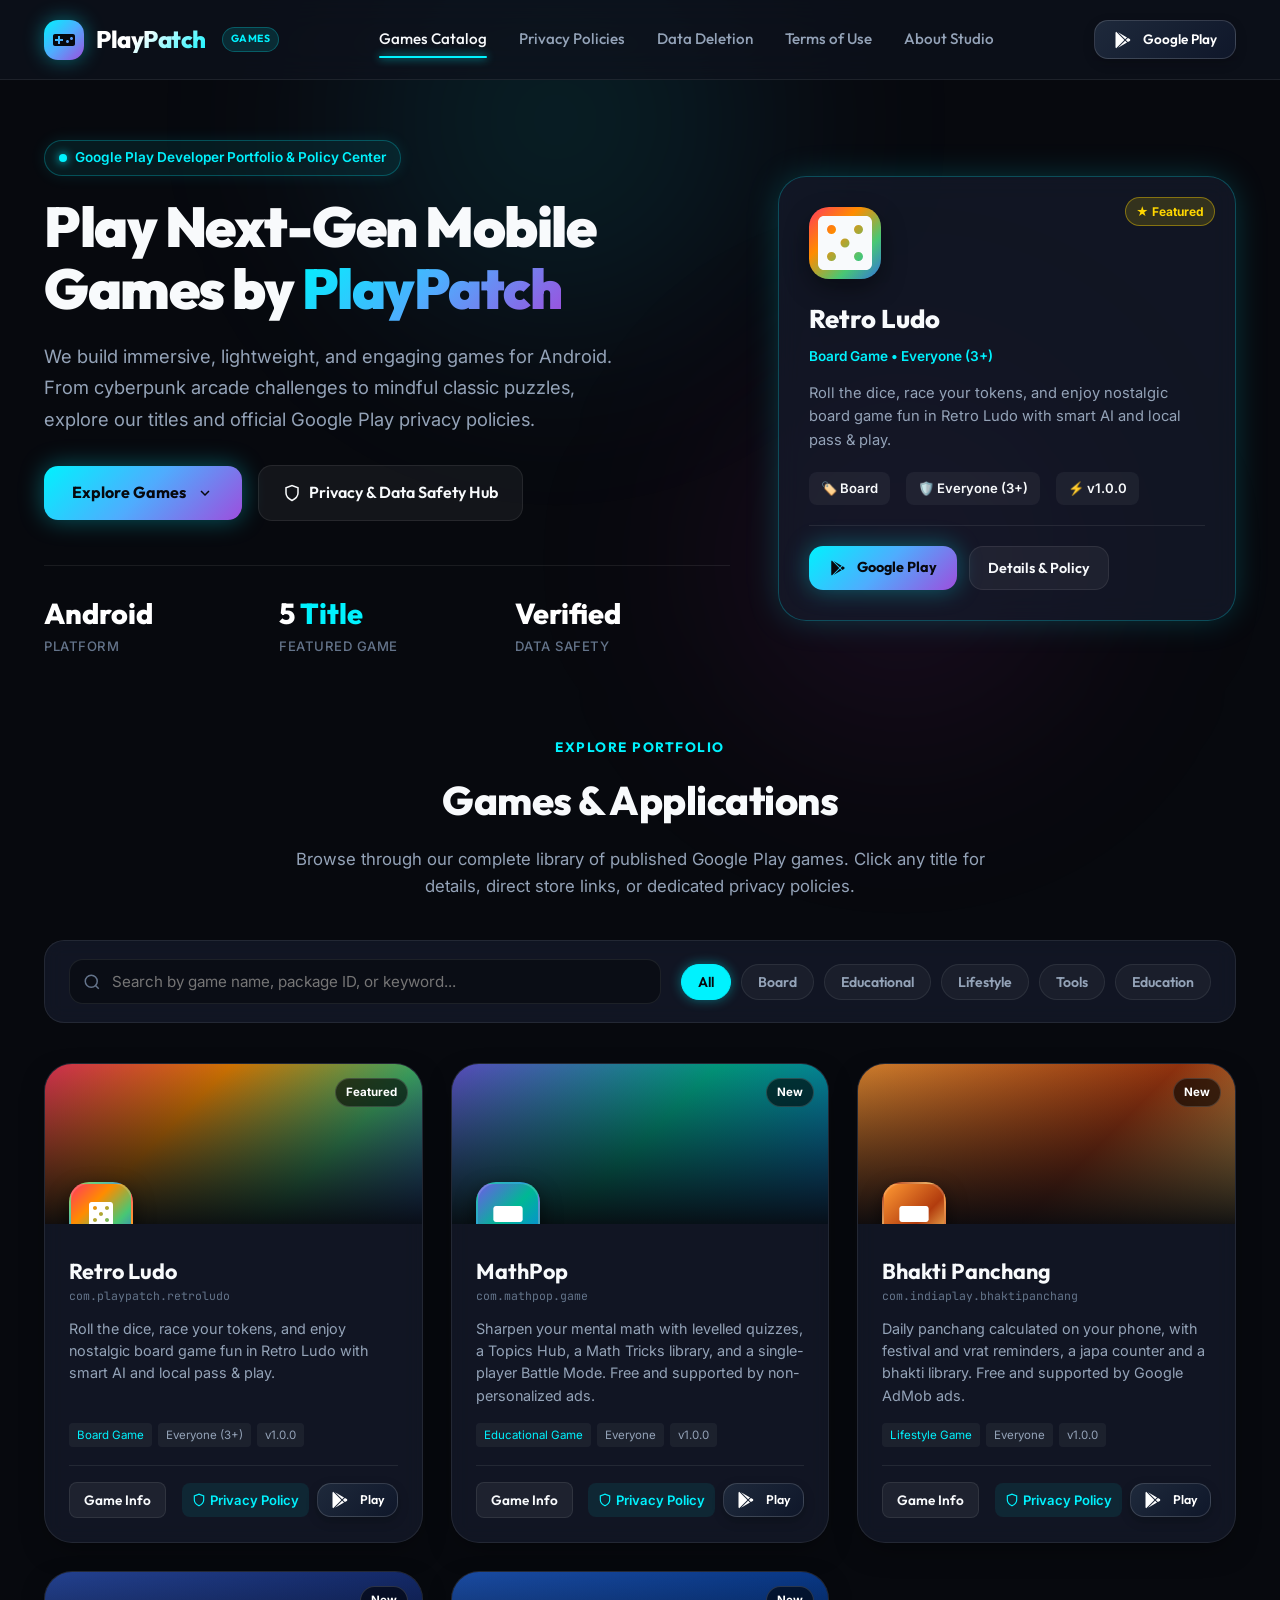
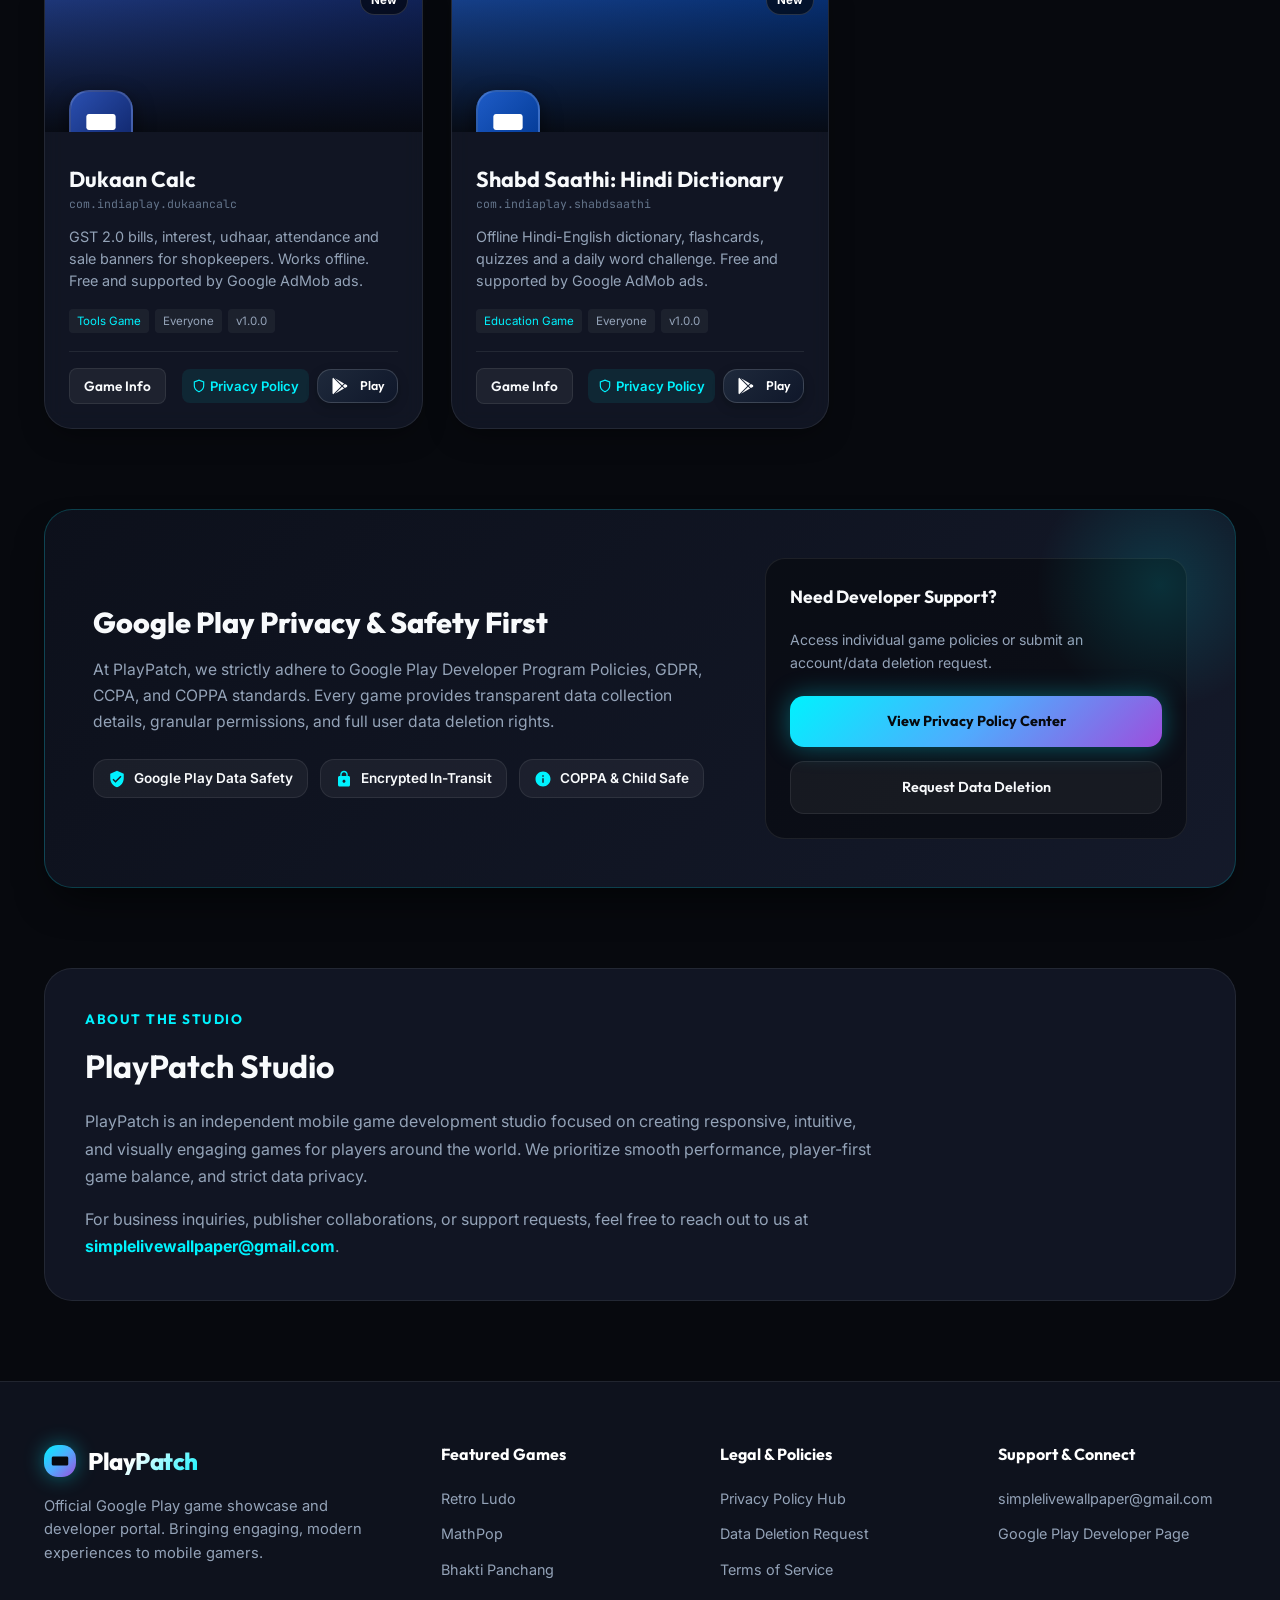
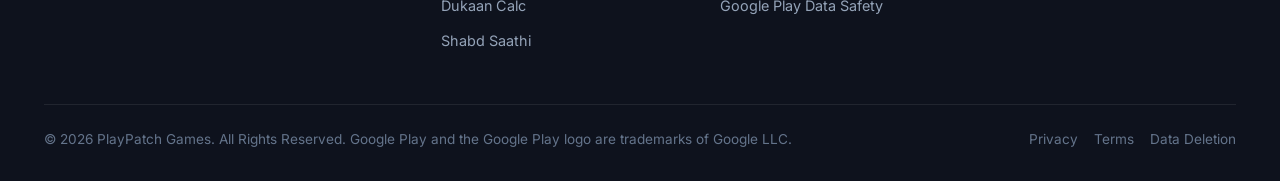
<file: index.html>
<!DOCTYPE html>
<html lang="en">
<head>
    <meta charset="UTF-8">
    <meta name="viewport" content="width=device-width, initial-scale=1.0">
    <title>PlayPatch - Google Play Mobile Games & Official Privacy Policies</title>
    
    <!-- SEO & Metadata -->
    <meta name="description" content="Discover thrilling mobile games by PlayPatch on Google Play Store. Explore high-speed arcades, timeless card games, immersive 3D labyrinths, and official game privacy policies.">
    <meta name="keywords" content="PlayPatch, Google Play Games, Android Games, Mobile Game Studio, Neon Snake Run, Solitaire Classic, Privacy Policy, Data Safety">
    <meta name="author" content="PlayPatch Games">
    <meta name="theme-color" content="#07090e">

    <!-- OpenGraph / Social Cards -->
    <meta property="og:title" content="PlayPatch - Google Play Games Showcase & Privacy Policies">
    <meta property="og:description" content="Crafting Addictive, Fast-Paced & Engaging Mobile Games on Google Play.">
    <meta property="og:type" content="website">
    <meta property="og:url" content="https://playpatch.com/">

    <!-- Stylesheets -->
    <link rel="stylesheet" href="css/style.css">
    <link rel="icon" href="data:image/svg+xml,<svg xmlns='http://www.w3.org/2000/svg' viewBox='0 0 24 24' fill='%2300f2fe'><path d='M21 6H3c-1.1 0-2 .9-2 2v8c0 1.1.9 2 2 2h18c1.1 0 2-.9 2-2V8c0-1.1-.9-2-2-2zm-10 7H8v3H6v-3H3v-2h3V8h2v3h3v2zm4.5 2c-.83 0-1.5-.67-1.5-1.5s.67-1.5 1.5-1.5 1.5.67 1.5 1.5-.67 1.5-1.5 1.5zm4-3c-.83 0-1.5-.67-1.5-1.5S18.67 9 19.5 9s1.5.67 1.5 1.5-.67 1.5-1.5 1.5z'/></svg>">
</head>
<body>

    <!-- Header Navigation -->
    <header class="navbar">
        <div class="container nav-container">
            <a href="index.html" class="brand-logo">
                <div class="brand-icon">
                    <svg viewBox="0 0 24 24"><path d="M21 6H3c-1.1 0-2 .9-2 2v8c0 1.1.9 2 2 2h18c1.1 0 2-.9 2-2V8c0-1.1-.9-2-2-2zm-10 7H8v3H6v-3H3v-2h3V8h2v3h3v2zm4.5 2c-.83 0-1.5-.67-1.5-1.5s.67-1.5 1.5-1.5 1.5.67 1.5 1.5-.67 1.5-1.5 1.5zm4-3c-.83 0-1.5-.67-1.5-1.5S18.67 9 19.5 9s1.5.67 1.5 1.5-.67 1.5-1.5 1.5z"/></svg>
                </div>
                <span class="brand-text">PlayPatch</span>
                <span class="brand-tag">GAMES</span>
            </a>

            <nav>
                <ul class="nav-links" id="nav-links">
                    <li><a href="#games" class="nav-link active">Games Catalog</a></li>
                    <li><a href="privacy.html" class="nav-link">Privacy Policies</a></li>
                    <li><a href="data-deletion.html" class="nav-link">Data Deletion</a></li>
                    <li><a href="terms.html" class="nav-link">Terms of Use</a></li>
                    <li><a href="#about" class="nav-link">About Studio</a></li>
                </ul>
            </nav>

            <div class="nav-actions">
                <a href="https://play.google.com/store/apps/dev?id=playpatch" target="_blank" rel="noopener noreferrer" class="btn-play-store">
                    <svg viewBox="0 0 24 24" fill="currentColor"><path d="M3,20.5V3.5C3,2.91 3.34,2.39 3.84,2.15L13.69,12L3.84,21.85C3.34,21.6 3,21.09 3,20.5M16.81,15.12L6.05,21.34L14.54,12.85L16.81,15.12M20.16,10.81C20.5,11.08 20.75,11.5 20.75,12C20.75,12.5 20.5,12.92 20.16,13.19L17.89,14.5L15.39,12L17.89,9.5L20.16,10.81M6.05,2.66L16.81,8.88L14.54,11.15L6.05,2.66Z"/></svg>
                    <span>Google Play</span>
                </a>
                <button class="mobile-menu-toggle" id="mobile-menu-toggle" aria-label="Toggle Navigation">☰</button>
            </div>
        </div>
    </header>

    <!-- Main Hero Section -->
    <main>
        <section class="hero">
            <div class="container hero-grid">
                <div class="hero-content">
                    <div class="hero-badge">
                        <span class="pulse-dot"></span>
                        <span>Google Play Developer Portfolio & Policy Center</span>
                    </div>
                    <h1 class="hero-title">
                        Play Next-Gen Mobile Games by <span class="gradient-text">PlayPatch</span>
                    </h1>
                    <p class="hero-desc">
                        We build immersive, lightweight, and engaging games for Android. From cyberpunk arcade challenges to mindful classic puzzles, explore our titles and official Google Play privacy policies.
                    </p>
                    <div class="hero-cta">
                        <a href="#games" class="btn-primary">
                            <span>Explore Games</span>
                            <svg width="18" height="18" viewBox="0 0 24 24" fill="currentColor"><path d="M7.41 8.59L12 13.17l4.59-4.58L18 10l-6 6-6-6 1.41-1.41z"/></svg>
                        </a>
                        <a href="privacy.html" class="btn-secondary">
                            <svg width="18" height="18" viewBox="0 0 24 24" fill="none" stroke="currentColor" stroke-width="2"><path d="M12 22s8-4 8-10V5l-8-3-8 3v7c0 6 8 10 8 10z"/></svg>
                            <span>Privacy & Data Safety Hub</span>
                        </a>
                    </div>

                    <div class="hero-stats">
                        <div class="stat-item">
                            <div class="stat-num" id="stat-total-downloads">Android</div>
                            <div class="stat-label">Platform</div>
                        </div>
                        <div class="stat-item">
                            <div class="stat-num" id="stat-games-count">1<span> Title</span></div>
                            <div class="stat-label">Featured Game</div>
                        </div>
                        <div class="stat-item">
                            <div class="stat-num" id="stat-avg-rating">Verified</div>
                            <div class="stat-label">Data Safety</div>
                        </div>
                    </div>
                </div>

                <!-- Featured Spotlight Card -->
                <div class="hero-visual" id="hero-spotlight-container">
                    <!-- Injected by JavaScript -->
                </div>
            </div>
        </section>

        <!-- Games Catalog Section -->
        <section class="container" id="games">
            <div class="section-header">
                <span class="section-tag">Explore Portfolio</span>
                <h2 class="section-title">Games & Applications</h2>
                <p class="section-subtitle">Browse through our complete library of published Google Play games. Click any title for details, direct store links, or dedicated privacy policies.</p>
            </div>

            <!-- Controls Bar: Search & Filter -->
            <div class="games-controls">
                <div class="controls-row">
                    <div class="search-box">
                        <svg class="search-icon" viewBox="0 0 24 24" fill="none" stroke="currentColor" stroke-width="2"><circle cx="11" cy="11" r="8"></circle><line x1="21" y1="21" x2="16.65" y2="16.65"></line></svg>
                        <input type="text" id="game-search-input" class="search-input" placeholder="Search by game name, package ID, or keyword...">
                    </div>
                    <div class="category-chips" id="category-chips">
                        <!-- Populated by JavaScript -->
                    </div>
                </div>
            </div>

            <!-- Games Grid -->
            <div class="games-grid" id="games-grid">
                <!-- Game cards rendered via js/main.js -->
            </div>

            <!-- Empty Search State -->
            <div id="empty-search-state" style="display: none; text-align: center; padding: 60px 20px;">
                <div style="font-size: 3rem; margin-bottom: 10px;">🔍</div>
                <h3 style="font-size: 1.3rem; color: #fff;">No games found</h3>
                <p style="color: var(--text-secondary);">Try adjusting your search terms or selecting a different category.</p>
            </div>
        </section>

        <!-- Google Play Compliance & Trust Banner -->
        <section class="container">
            <div class="compliance-section">
                <div class="compliance-grid">
                    <div class="compliance-info">
                        <h3>Google Play Privacy & Safety First</h3>
                        <p>
                            At PlayPatch, we strictly adhere to Google Play Developer Program Policies, GDPR, CCPA, and COPPA standards. Every game provides transparent data collection details, granular permissions, and full user data deletion rights.
                        </p>
                        <div class="compliance-badges">
                            <div class="comp-badge">
                                <svg viewBox="0 0 24 24" fill="currentColor"><path d="M12 1L3 5v6c0 5.55 3.84 10.74 9 12 5.16-1.26 9-6.45 9-12V5l-9-4zm-2 16l-4-4 1.41-1.41L10 14.17l6.59-6.59L18 9l-8 8z"/></svg>
                                <span>Google Play Data Safety</span>
                            </div>
                            <div class="comp-badge">
                                <svg viewBox="0 0 24 24" fill="currentColor"><path d="M18 8h-1V6c0-2.76-2.24-5-5-5S7 3.24 7 6v2H6c-1.1 0-2 .9-2 2v10c0 1.1.9 2 2 2h12c1.1 0 2-.9 2-2V10c0-1.1-.9-2-2-2zm-6 9c-1.1 0-2-.9-2-2s.9-2 2-2 2 .9 2 2-.9 2-2 2zm3.1-9H8.9V6c0-1.71 1.39-3.1 3.1-3.1 1.71 0 3.1 1.39 3.1 3.1v2z"/></svg>
                                <span>Encrypted In-Transit</span>
                            </div>
                            <div class="comp-badge">
                                <svg viewBox="0 0 24 24" fill="currentColor"><path d="M12 2C6.48 2 2 6.48 2 12s4.48 10 10 10 10-4.48 10-10S17.52 2 12 2zm1 15h-2v-6h2v6zm0-8h-2V7h2v2z"/></svg>
                                <span>COPPA & Child Safe</span>
                            </div>
                        </div>
                    </div>

                    <div class="compliance-actions">
                        <div class="compliance-actions-title">Need Developer Support?</div>
                        <p style="font-size: 0.88rem; color: var(--text-secondary); margin-bottom: 8px;">
                            Access individual game policies or submit an account/data deletion request.
                        </p>
                        <a href="privacy.html" class="btn-primary" style="justify-content: center; font-size: 0.9rem;">
                            View Privacy Policy Center
                        </a>
                        <a href="data-deletion.html" class="btn-secondary" style="justify-content: center; font-size: 0.9rem;">
                            Request Data Deletion
                        </a>
                    </div>
                </div>
            </div>
        </section>

        <!-- About Developer Section -->
        <section class="container" id="about" style="margin-bottom: 80px;">
            <div style="background: var(--bg-card); border: 1px solid var(--border-subtle); border-radius: var(--radius-xl); padding: 40px;">
                <div style="max-width: 800px;">
                    <span class="section-tag">About The Studio</span>
                    <h2 style="font-family: var(--font-heading); font-size: 2rem; margin-bottom: 16px;">PlayPatch Studio</h2>
                    <p style="color: var(--text-secondary); line-height: 1.7; margin-bottom: 16px;">
                        PlayPatch is an independent mobile game development studio focused on creating responsive, intuitive, and visually engaging games for players around the world. We prioritize smooth performance, player-first game balance, and strict data privacy.
                    </p>
                    <p style="color: var(--text-secondary); line-height: 1.7;">
                        For business inquiries, publisher collaborations, or support requests, feel free to reach out to us at <strong style="color: var(--accent-cyan)">simplelivewallpaper@gmail.com</strong>.
                    </p>
                </div>
            </div>
        </section>
    </main>

    <!-- Game Detail Modal Overlay -->
    <div class="modal-overlay" id="game-modal-overlay">
        <div class="modal-container">
            <button class="modal-close-btn" id="modal-close-btn" aria-label="Close dialog">&times;</button>
            <div class="modal-header">
                <div class="modal-icon" id="modal-game-icon"></div>
                <div class="modal-title-area">
                    <h2 id="modal-game-title">Game Title</h2>
                    <div class="modal-package" id="modal-game-package">com.playpatch.game</div>
                </div>
            </div>

            <div class="modal-body">
                <div>
                    <div class="modal-section-title">About the Game</div>
                    <p id="modal-game-description" style="color: var(--text-secondary); line-height: 1.6;"></p>
                </div>

                <div class="modal-meta-grid">
                    <div class="modal-meta-box">
                        <span class="lbl">Version</span>
                        <span class="val" id="modal-meta-version">v1.0.0</span>
                    </div>
                    <div class="modal-meta-box">
                        <span class="lbl">Category</span>
                        <span class="val" id="modal-meta-category">Board Game</span>
                    </div>
                    <div class="modal-meta-box">
                        <span class="lbl">Content Rating</span>
                        <span class="val" id="modal-meta-age">Everyone (3+)</span>
                    </div>
                </div>

                <div>
                    <div class="modal-section-title">Key Features</div>
                    <ul class="modal-features-list" id="modal-game-features">
                        <!-- Populated by JS -->
                    </ul>
                </div>
            </div>

            <div class="modal-footer">
                <a href="#" id="modal-privacy-link" class="btn-secondary" style="font-size: 0.88rem;">
                    <svg width="16" height="16" viewBox="0 0 24 24" fill="none" stroke="currentColor" stroke-width="2"><path d="M12 22s8-4 8-10V5l-8-3-8 3v7c0 6 8 10 8 10z"/></svg>
                    View Privacy Policy
                </a>
                <a href="#" id="modal-play-link" target="_blank" rel="noopener noreferrer" class="btn-primary" style="font-size: 0.88rem;">
                    <svg width="18" height="18" viewBox="0 0 24 24" fill="currentColor"><path d="M3,20.5V3.5C3,2.91 3.34,2.39 3.84,2.15L13.69,12L3.84,21.85C3.34,21.6 3,21.09 3,20.5M16.81,15.12L6.05,21.34L14.54,12.85L16.81,15.12M20.16,10.81C20.5,11.08 20.75,11.5 20.75,12C20.75,12.5 20.5,12.92 20.16,13.19L17.89,14.5L15.39,12L17.89,9.5L20.16,10.81M6.05,2.66L16.81,8.88L14.54,11.15L6.05,2.66Z"/></svg>
                    Get on Google Play
                </a>
            </div>
        </div>
    </div>

    <!-- Footer -->
    <footer class="footer">
        <div class="container">
            <div class="footer-grid">
                <div class="footer-brand">
                    <a href="index.html" class="brand-logo">
                        <div class="brand-icon" style="width: 32px; height: 32px;">
                            <svg viewBox="0 0 24 24" style="width: 18px; height: 18px;"><path d="M21 6H3c-1.1 0-2 .9-2 2v8c0 1.1.9 2 2 2h18c1.1 0 2-.9 2-2V8c0-1.1-.9-2-2-2z"/></svg>
                        </div>
                        <span class="brand-text">PlayPatch</span>
                    </a>
                    <p>Official Google Play game showcase and developer portal. Bringing engaging, modern experiences to mobile gamers.</p>
                </div>

                <div class="footer-col">
                    <h4>Featured Games</h4>
                    <ul class="footer-links">
                        <li><a href="privacy.html?game=retro-ludo">Retro Ludo</a></li>
                        <li><a href="privacy.html?game=mathpop">MathPop</a></li>
                        <li><a href="privacy.html?game=bhakti-panchang">Bhakti Panchang</a></li>
                        <li><a href="privacy.html?game=dukaan-calc">Dukaan Calc</a></li>
                        <li><a href="privacy.html?game=shabd-saathi">Shabd Saathi</a></li>
                    </ul>
                </div>

                <div class="footer-col">
                    <h4>Legal & Policies</h4>
                    <ul class="footer-links">
                        <li><a href="privacy.html">Privacy Policy Hub</a></li>
                        <li><a href="data-deletion.html">Data Deletion Request</a></li>
                        <li><a href="terms.html">Terms of Service</a></li>
                        <li><a href="privacy.html#data-safety">Google Play Data Safety</a></li>
                    </ul>
                </div>

                <div class="footer-col">
                    <h4>Support & Connect</h4>
                    <ul class="footer-links">
                        <li><a href="mailto:simplelivewallpaper@gmail.com">simplelivewallpaper@gmail.com</a></li>
                        <li><a href="https://play.google.com/store/apps/dev?id=playpatch" target="_blank" rel="noopener noreferrer">Google Play Developer Page</a></li>
                    </ul>
                </div>
            </div>

            <div class="footer-bottom">
                <div>&copy; 2026 PlayPatch Games. All Rights Reserved. Google Play and the Google Play logo are trademarks of Google LLC.</div>
                <div style="display: flex; gap: 16px;">
                    <a href="privacy.html">Privacy</a>
                    <a href="terms.html">Terms</a>
                    <a href="data-deletion.html">Data Deletion</a>
                </div>
            </div>
        </div>
    </footer>

    <!-- Scripts -->
    <script src="js/data.js"></script>
    <script src="js/main.js"></script>
</body>
</html>
</file>
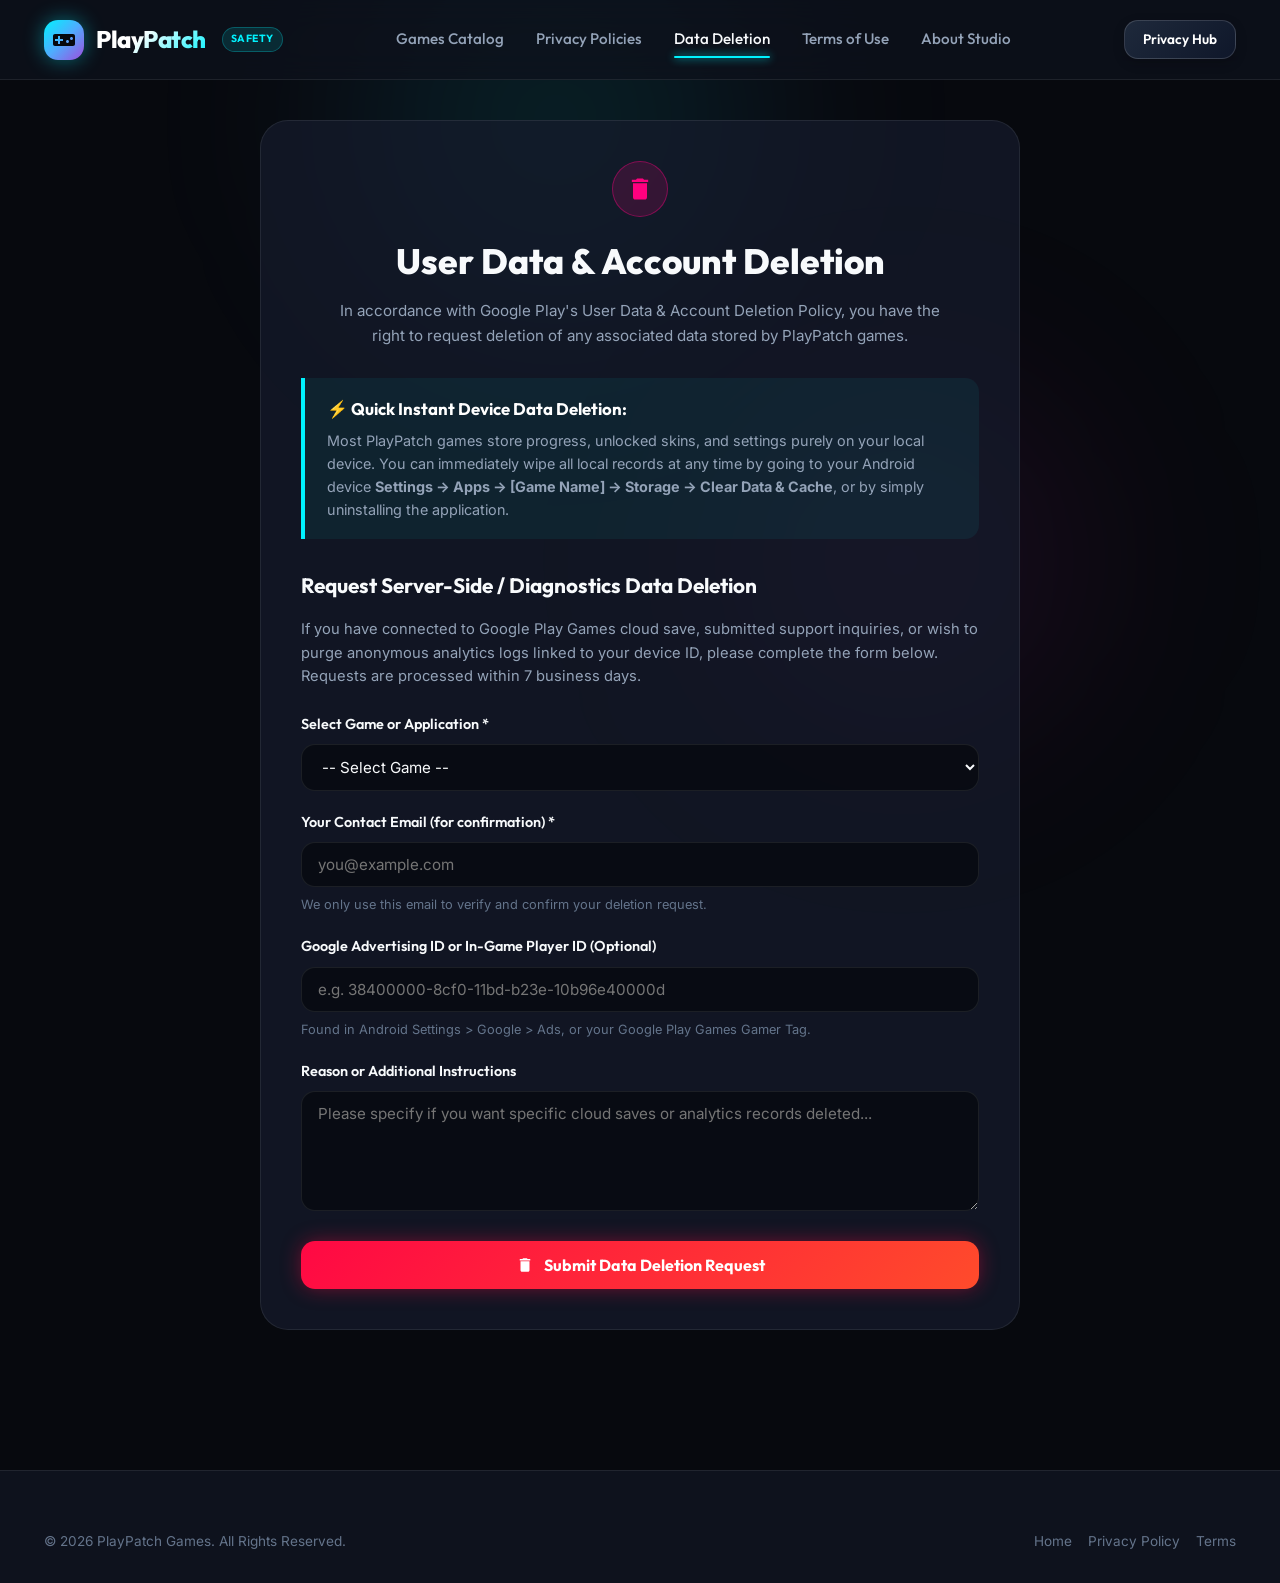
<file: data-deletion.html>
<!DOCTYPE html>
<html lang="en">
<head>
    <meta charset="UTF-8">
    <meta name="viewport" content="width=device-width, initial-scale=1.0">
    <title>Account & Data Deletion Request - PlayPatch Games</title>
    
    <!-- SEO & Metadata -->
    <meta name="description" content="Official Google Play account and data deletion request instructions and submission form for PlayPatch games.">
    <meta name="author" content="PlayPatch Games">
    <meta name="theme-color" content="#07090e">

    <!-- Stylesheets -->
    <link rel="stylesheet" href="css/style.css">
    <link rel="stylesheet" href="css/privacy.css">
</head>
<body>

    <!-- Header Navigation -->
    <header class="navbar">
        <div class="container nav-container">
            <a href="index.html" class="brand-logo">
                <div class="brand-icon">
                    <svg viewBox="0 0 24 24"><path d="M21 6H3c-1.1 0-2 .9-2 2v8c0 1.1.9 2 2 2h18c1.1 0 2-.9 2-2V8c0-1.1-.9-2-2-2zm-10 7H8v3H6v-3H3v-2h3V8h2v3h3v2zm4.5 2c-.83 0-1.5-.67-1.5-1.5s.67-1.5 1.5-1.5 1.5.67 1.5 1.5-.67 1.5-1.5 1.5zm4-3c-.83 0-1.5-.67-1.5-1.5S18.67 9 19.5 9s1.5.67 1.5 1.5-.67 1.5-1.5 1.5z"/></svg>
                </div>
                <span class="brand-text">PlayPatch</span>
                <span class="brand-tag">SAFETY</span>
            </a>

            <nav>
                <ul class="nav-links" id="nav-links">
                    <li><a href="index.html#games" class="nav-link">Games Catalog</a></li>
                    <li><a href="privacy.html" class="nav-link">Privacy Policies</a></li>
                    <li><a href="data-deletion.html" class="nav-link active">Data Deletion</a></li>
                    <li><a href="terms.html" class="nav-link">Terms of Use</a></li>
                    <li><a href="index.html#about" class="nav-link">About Studio</a></li>
                </ul>
            </nav>

            <div class="nav-actions">
                <a href="privacy.html" class="btn-play-store">
                    <span>Privacy Hub</span>
                </a>
            </div>
        </div>
    </header>

    <!-- Main Content -->
    <main class="container privacy-page">
        <div class="deletion-card">
            <div style="text-align: center; margin-bottom: 30px;">
                <div style="width: 56px; height: 56px; background: rgba(255, 0, 127, 0.15); border: 1px solid rgba(255, 0, 127, 0.4); border-radius: 50%; display: inline-flex; align-items: center; justify-content: center; margin-bottom: 16px; color: var(--accent-pink);">
                    <svg width="28" height="28" viewBox="0 0 24 24" fill="currentColor"><path d="M6 19c0 1.1.9 2 2 2h8c1.1 0 2-.9 2-2V7H6v12zM19 4h-3.5l-1-1h-5l-1 1H5v2h14V4z"/></svg>
                </div>
                <h1 style="font-family: var(--font-heading); font-size: 2.2rem; font-weight: 800; margin-bottom: 10px;">User Data & Account Deletion</h1>
                <p style="color: var(--text-secondary); max-width: 600px; margin: 0 auto; font-size: 0.95rem;">
                    In accordance with Google Play's User Data & Account Deletion Policy, you have the right to request deletion of any associated data stored by PlayPatch games.
                </p>
            </div>

            <!-- Fast Instructions for Device-Only Data -->
            <div class="policy-callout" style="margin-bottom: 30px;">
                <h3 style="font-family: var(--font-heading); font-size: 1.05rem; color: #fff; margin-bottom: 6px;">⚡ Quick Instant Device Data Deletion:</h3>
                <p style="margin: 0; font-size: 0.9rem;">
                    Most PlayPatch games store progress, unlocked skins, and settings purely on your local device. You can immediately wipe all local records at any time by going to your Android device <strong>Settings &rarr; Apps &rarr; [Game Name] &rarr; Storage &rarr; Clear Data & Cache</strong>, or by simply uninstalling the application.
                </p>
            </div>

            <h3 style="font-family: var(--font-heading); font-size: 1.3rem; margin-bottom: 16px;">Request Server-Side / Diagnostics Data Deletion</h3>
            <p style="color: var(--text-secondary); font-size: 0.92rem; margin-bottom: 24px;">
                If you have connected to Google Play Games cloud save, submitted support inquiries, or wish to purge anonymous analytics logs linked to your device ID, please complete the form below. Requests are processed within 7 business days.
            </p>

            <form id="data-deletion-form" onsubmit="handleDeletionSubmit(event)">
                <div class="form-group">
                    <label for="delete-game-select">Select Game or Application *</label>
                    <select id="delete-game-select" class="form-control" required>
                        <option value="">-- Select Game --</option>
                        <option value="all">All PlayPatch Games</option>
                        <!-- Populated by JavaScript -->
                    </select>
                </div>

                <div class="form-group">
                    <label for="delete-email">Your Contact Email (for confirmation) *</label>
                    <input type="email" id="delete-email" class="form-control" placeholder="you@example.com" required>
                    <span class="form-help">We only use this email to verify and confirm your deletion request.</span>
                </div>

                <div class="form-group">
                    <label for="delete-gaid">Google Advertising ID or In-Game Player ID (Optional)</label>
                    <input type="text" id="delete-gaid" class="form-control" placeholder="e.g. 38400000-8cf0-11bd-b23e-10b96e40000d">
                    <span class="form-help">Found in Android Settings &gt; Google &gt; Ads, or your Google Play Games Gamer Tag.</span>
                </div>

                <div class="form-group">
                    <label for="delete-notes">Reason or Additional Instructions</label>
                    <textarea id="delete-notes" class="form-control" placeholder="Please specify if you want specific cloud saves or analytics records deleted..."></textarea>
                </div>

                <div style="margin-top: 30px;">
                    <button type="submit" class="btn-primary" id="btn-submit-deletion" style="width: 100%; justify-content: center; background: linear-gradient(135deg, #ff0844 0%, #ff4b2b 100%); color: #fff; box-shadow: 0 0 20px rgba(255, 8, 68, 0.4);">
                        <svg width="18" height="18" viewBox="0 0 24 24" fill="currentColor"><path d="M6 19c0 1.1.9 2 2 2h8c1.1 0 2-.9 2-2V7H6v12zM19 4h-3.5l-1-1h-5l-1 1H5v2h14V4z"/></svg>
                        Submit Data Deletion Request
                    </button>
                </div>
            </form>

            <div id="deletion-success-msg" style="display: none; margin-top: 24px; padding: 20px; background: rgba(16, 185, 129, 0.1); border: 1px solid rgba(16, 185, 129, 0.3); border-radius: var(--radius-md); text-align: center;">
                <div style="font-size: 2rem; margin-bottom: 8px;">✅</div>
                <h4 style="color: #fff; font-size: 1.1rem; margin-bottom: 6px;">Request Received Successfully!</h4>
                <p style="color: var(--text-secondary); font-size: 0.9rem; margin: 0;">
                    Your data deletion ticket has been registered. Our privacy officer will process your request within 7 business days and send a formal confirmation to your email.
                </p>
            </div>
        </div>
    </main>

    <!-- Footer -->
    <footer class="footer">
        <div class="container">
            <div class="footer-bottom" style="border: none; padding-top: 0;">
                <div>&copy; 2026 PlayPatch Games. All Rights Reserved.</div>
                <div style="display: flex; gap: 16px;">
                    <a href="index.html">Home</a>
                    <a href="privacy.html">Privacy Policy</a>
                    <a href="terms.html">Terms</a>
                </div>
            </div>
        </div>
    </footer>

    <!-- Scripts -->
    <script src="js/data.js"></script>
    <script>
        document.addEventListener('DOMContentLoaded', () => {
            const select = document.getElementById('delete-game-select');
            if (select && typeof GAMES_DATA !== 'undefined') {
                GAMES_DATA.forEach(game => {
                    const opt = document.createElement('option');
                    opt.value = game.id;
                    opt.textContent = `${game.title} (${game.packageId})`;
                    select.appendChild(opt);
                });
            }
        });

        function handleDeletionSubmit(e) {
            e.preventDefault();
            const btn = document.getElementById('btn-submit-deletion');
            const form = document.getElementById('data-deletion-form');
            const success = document.getElementById('deletion-success-msg');

            btn.disabled = true;
            btn.innerHTML = `Processing request...`;

            setTimeout(() => {
                form.style.display = 'none';
                success.style.display = 'block';
            }, 800);
        }
    </script>
</body>
</html>
</file>
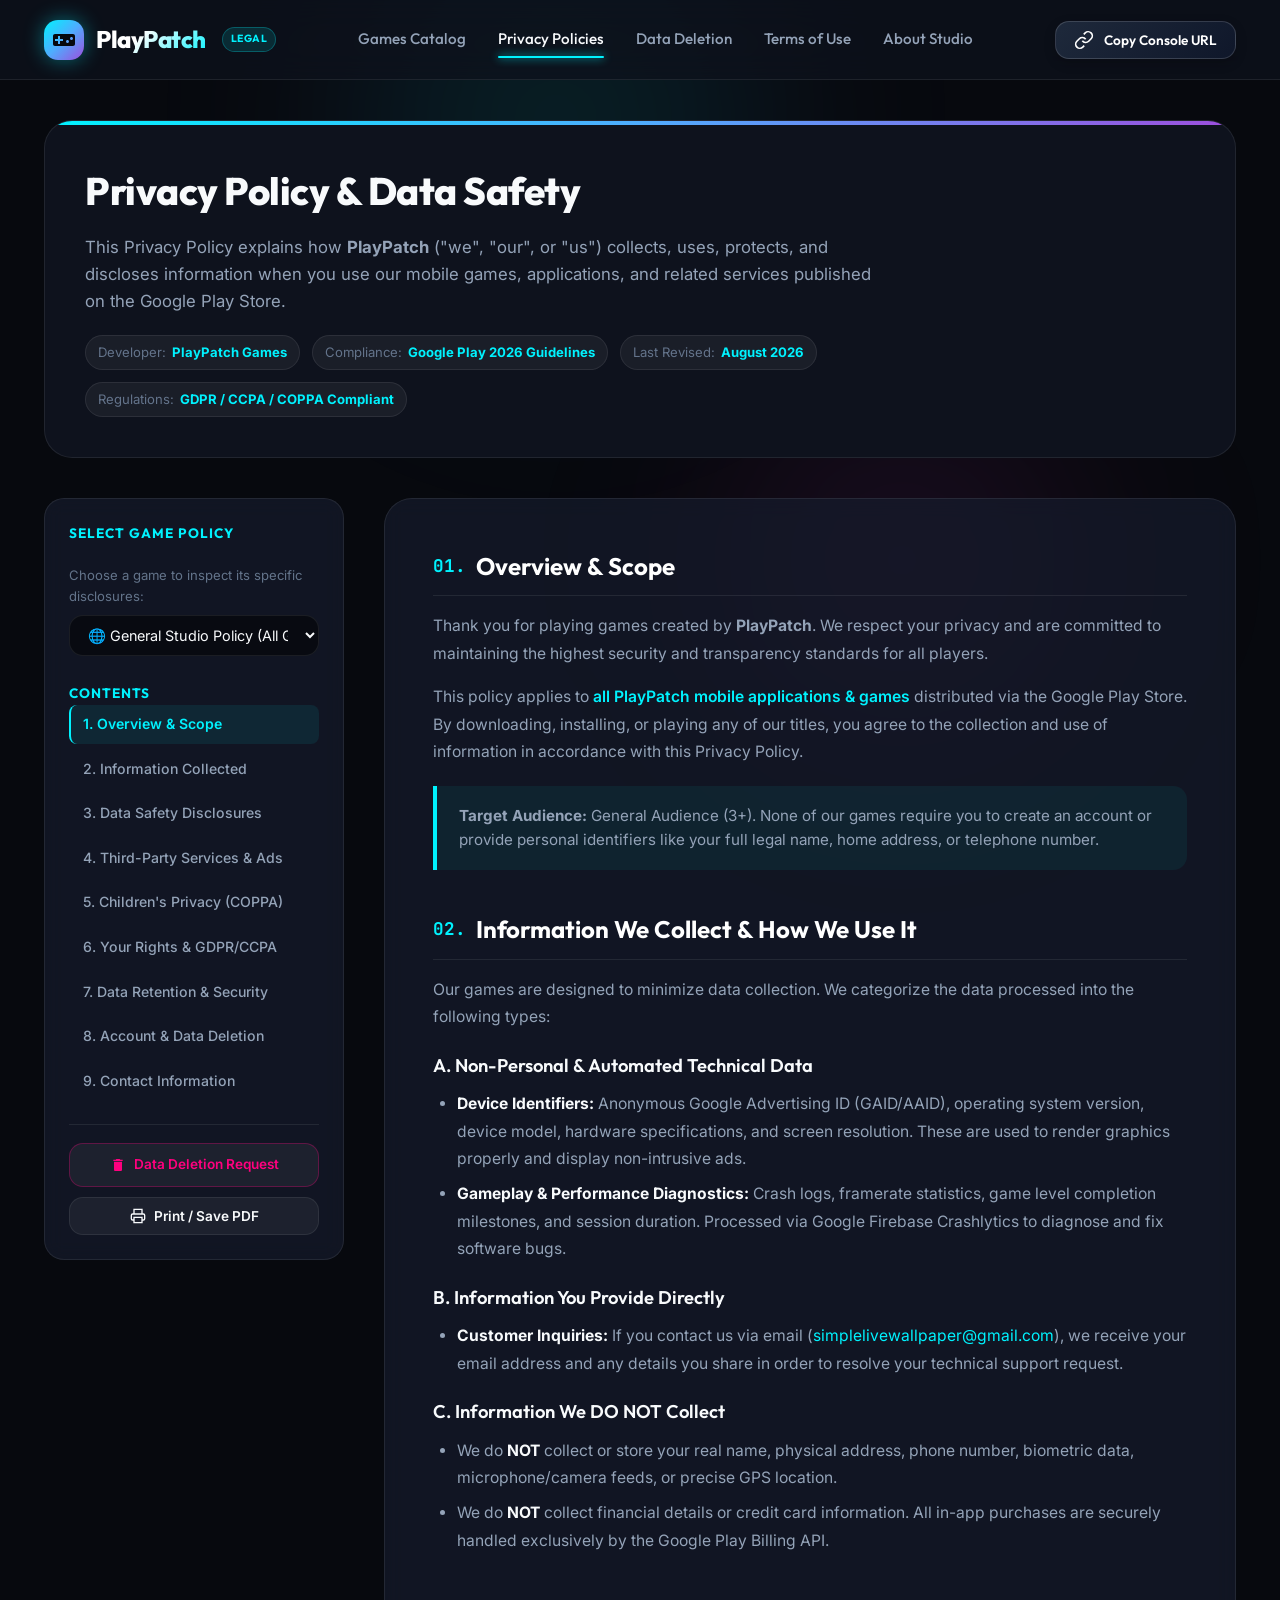
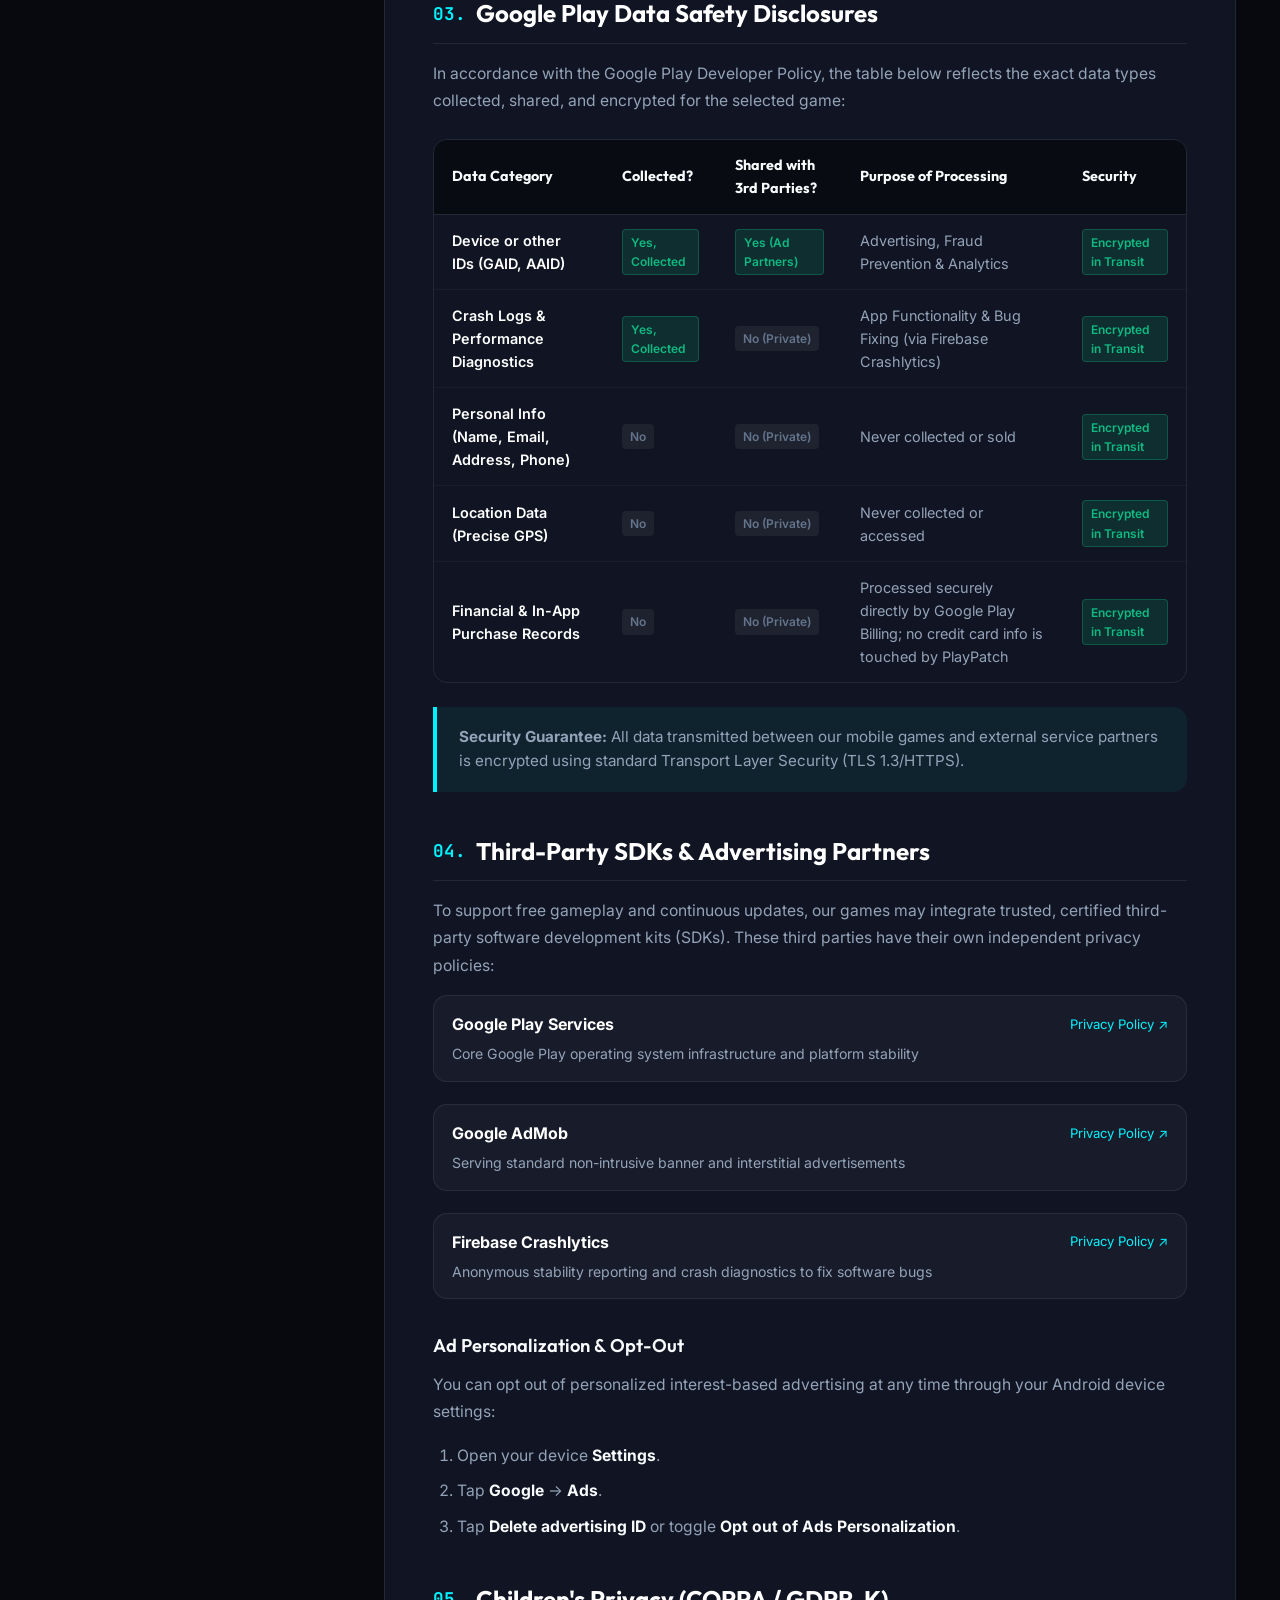
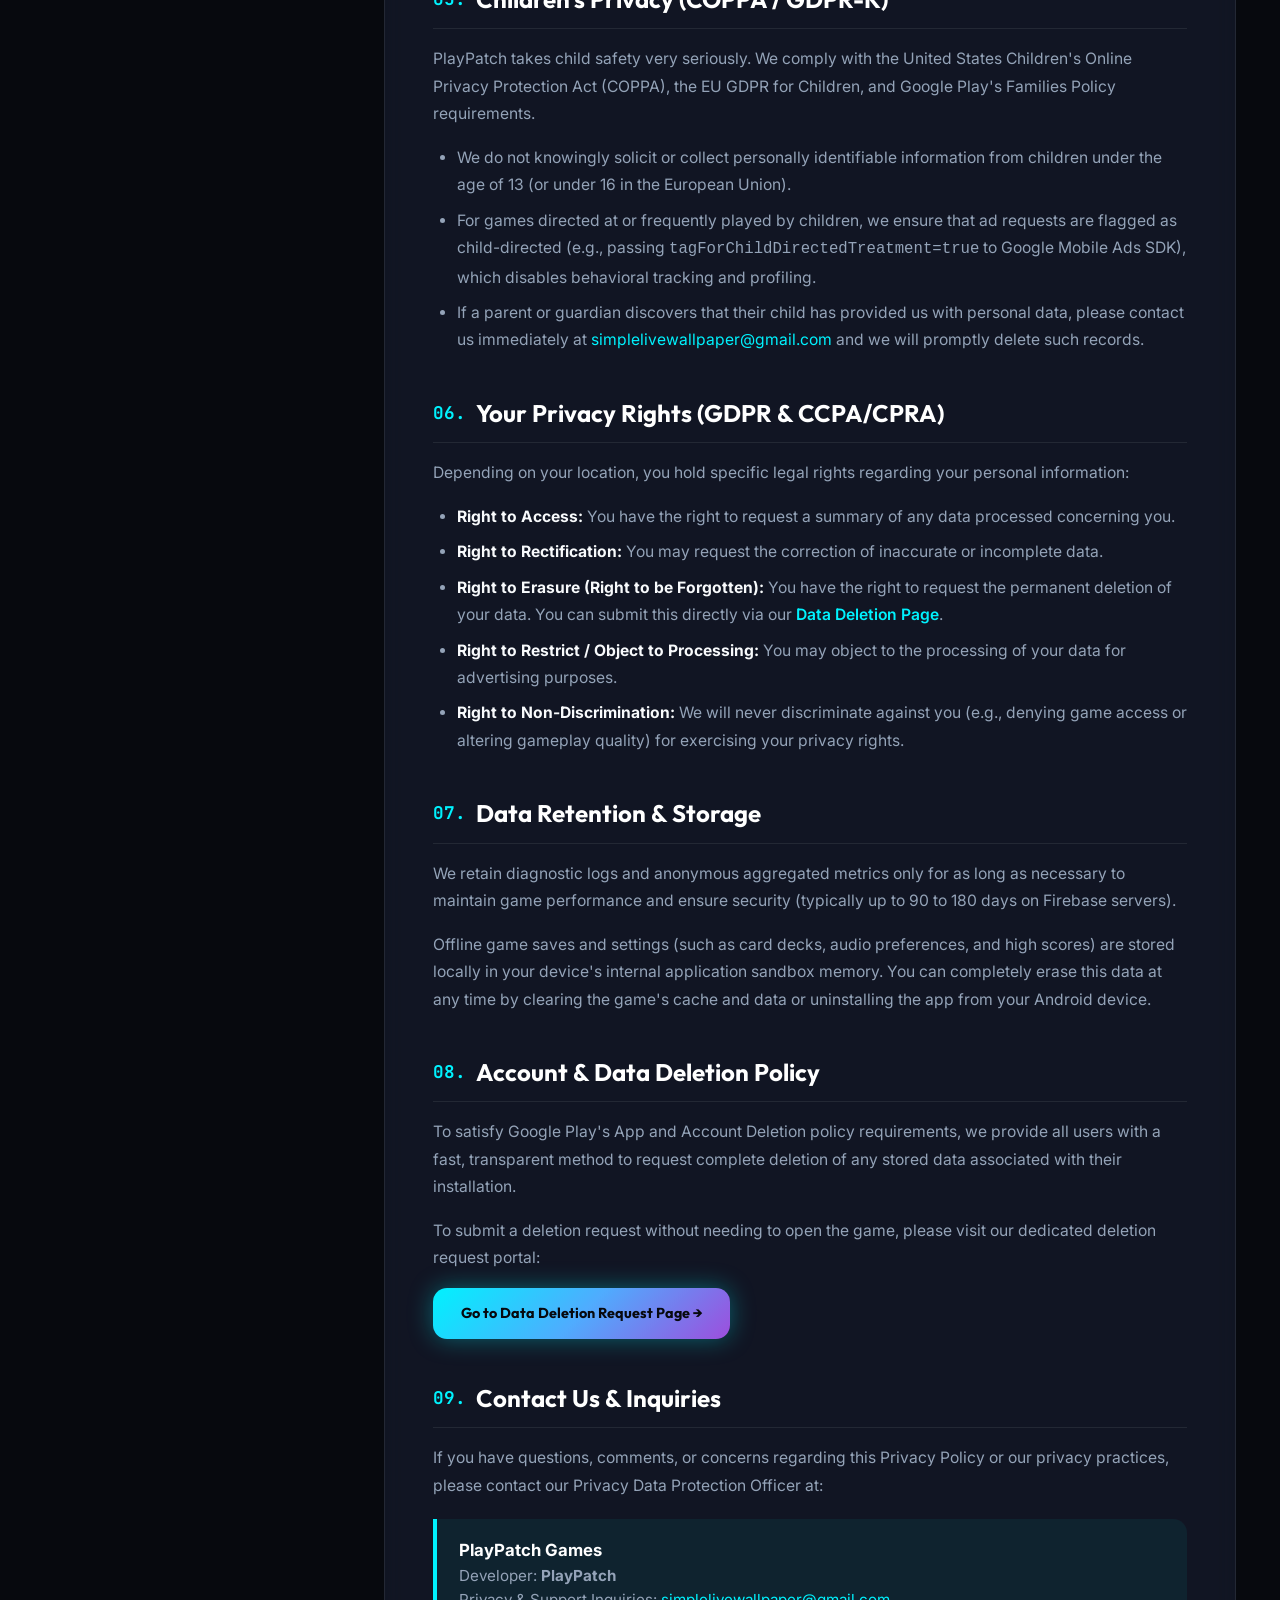
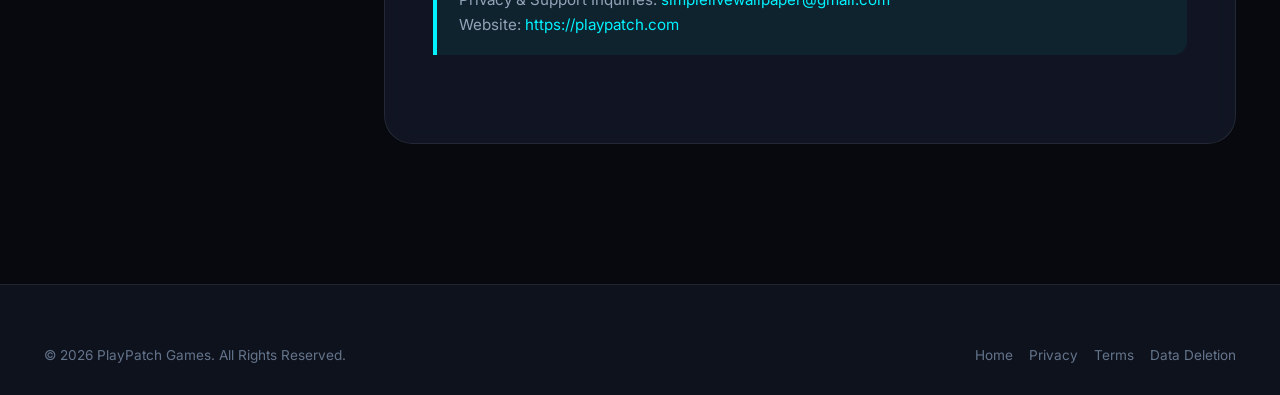
<file: privacy.html>
<!DOCTYPE html>
<html lang="en">
<head>
    <meta charset="UTF-8">
    <meta name="viewport" content="width=device-width, initial-scale=1.0">
    <title>Privacy Policy & Data Safety Hub - PlayPatch Mobile Games</title>
    
    <!-- SEO & Metadata -->
    <meta name="description" content="Official Privacy Policy and Google Play Data Safety Disclosures for PlayPatch mobile games and applications.">
    <meta name="robots" content="index, follow">
    <meta name="author" content="PlayPatch Games">
    <meta name="theme-color" content="#07090e">

    <!-- OpenGraph -->
    <meta property="og:title" content="PlayPatch - Official Privacy Policy">
    <meta property="og:description" content="Google Play compliant Privacy Policy & Data Safety disclosures for all PlayPatch mobile games.">
    <meta property="og:type" content="article">

    <!-- Stylesheets -->
    <link rel="stylesheet" href="css/style.css">
    <link rel="stylesheet" href="css/privacy.css">
</head>
<body>

    <!-- Header Navigation -->
    <header class="navbar">
        <div class="container nav-container">
            <a href="index.html" class="brand-logo">
                <div class="brand-icon">
                    <svg viewBox="0 0 24 24"><path d="M21 6H3c-1.1 0-2 .9-2 2v8c0 1.1.9 2 2 2h18c1.1 0 2-.9 2-2V8c0-1.1-.9-2-2-2zm-10 7H8v3H6v-3H3v-2h3V8h2v3h3v2zm4.5 2c-.83 0-1.5-.67-1.5-1.5s.67-1.5 1.5-1.5 1.5.67 1.5 1.5-.67 1.5-1.5 1.5zm4-3c-.83 0-1.5-.67-1.5-1.5S18.67 9 19.5 9s1.5.67 1.5 1.5-.67 1.5-1.5 1.5z"/></svg>
                </div>
                <span class="brand-text">PlayPatch</span>
                <span class="brand-tag">LEGAL</span>
            </a>

            <nav>
                <ul class="nav-links" id="nav-links">
                    <li><a href="index.html#games" class="nav-link">Games Catalog</a></li>
                    <li><a href="privacy.html" class="nav-link active">Privacy Policies</a></li>
                    <li><a href="data-deletion.html" class="nav-link">Data Deletion</a></li>
                    <li><a href="terms.html" class="nav-link">Terms of Use</a></li>
                    <li><a href="index.html#about" class="nav-link">About Studio</a></li>
                </ul>
            </nav>

            <div class="nav-actions">
                <button class="btn-play-store" id="btn-copy-policy-url" title="Copy exact URL to paste into Google Play Console">
                    <svg width="18" height="18" viewBox="0 0 24 24" fill="none" stroke="currentColor" stroke-width="2"><path d="M10 13a5 5 0 0 0 7.54.54l3-3a5 5 0 0 0-7.07-7.07l-1.72 1.71"/><path d="M14 11a5 5 0 0 0-7.54-.54l-3 3a5 5 0 0 0 7.07 7.07l1.71-1.71"/></svg>
                    <span>Copy Console URL</span>
                </button>
            </div>
        </div>
    </header>

    <!-- Main Content -->
    <main class="container privacy-page">

        <!-- Page Header -->
        <div class="privacy-header">
            <div class="privacy-header-content">
                <h1 class="privacy-title">Privacy Policy & Data Safety</h1>
                <p class="privacy-subtitle">
                    This Privacy Policy explains how <strong>PlayPatch</strong> ("we", "our", or "us") collects, uses, protects, and discloses information when you use our mobile games, applications, and related services published on the Google Play Store.
                </p>
                <div class="privacy-meta-tags">
                    <div class="privacy-tag">Developer: <strong>PlayPatch Games</strong></div>
                    <div class="privacy-tag">Compliance: <strong>Google Play 2026 Guidelines</strong></div>
                    <div class="privacy-tag">Last Revised: <strong>August 2026</strong></div>
                    <div class="privacy-tag">Regulations: <strong>GDPR / CCPA / COPPA Compliant</strong></div>
                </div>
            </div>
        </div>

        <!-- Privacy Grid Layout -->
        <div class="privacy-layout">
            
            <!-- Sticky Sidebar: Game Switcher & Table of Contents -->
            <aside class="privacy-sidebar">
                <div class="game-select-group">
                    <span class="sidebar-heading">Select Game Policy</span>
                    <label for="policy-game-select" class="game-select-label">Choose a game to inspect its specific disclosures:</label>
                    <select id="policy-game-select" class="game-select-dropdown" aria-label="Select Game">
                        <!-- Populated by JavaScript -->
                    </select>
                </div>

                <div>
                    <span class="sidebar-heading">Contents</span>
                    <ul class="toc-nav">
                        <li><a href="#sec-overview" class="active">1. Overview & Scope</a></li>
                        <li><a href="#sec-data-collection">2. Information Collected</a></li>
                        <li><a href="#sec-data-safety">3. Data Safety Disclosures</a></li>
                        <li><a href="#sec-third-parties">4. Third-Party Services & Ads</a></li>
                        <li><a href="#sec-coppa">5. Children's Privacy (COPPA)</a></li>
                        <li><a href="#sec-rights">6. Your Rights & GDPR/CCPA</a></li>
                        <li><a href="#sec-data-retention">7. Data Retention & Security</a></li>
                        <li><a href="#sec-deletion">8. Account & Data Deletion</a></li>
                        <li><a href="#sec-contact">9. Contact Information</a></li>
                    </ul>
                </div>

                <div class="sidebar-actions">
                    <a href="data-deletion.html" class="btn-sidebar-action" style="color: var(--accent-pink); border-color: rgba(255, 0, 127, 0.3);">
                        <svg width="16" height="16" viewBox="0 0 24 24" fill="currentColor"><path d="M6 19c0 1.1.9 2 2 2h8c1.1 0 2-.9 2-2V7H6v12zM19 4h-3.5l-1-1h-5l-1 1H5v2h14V4z"/></svg>
                        Data Deletion Request
                    </a>
                    <button onclick="window.print()" class="btn-sidebar-action">
                        <svg width="16" height="16" viewBox="0 0 24 24" fill="none" stroke="currentColor" stroke-width="2"><path d="M6 9V2h12v7M6 18H4a2 2 0 0 1-2-2v-5a2 2 0 0 1 2-2h16a2 2 0 0 1 2 2v5a2 2 0 0 1-2 2h-2"/><path d="M6 14h12v8H6z"/></svg>
                        Print / Save PDF
                    </button>
                </div>
            </aside>

            <!-- Main Policy Body -->
            <article class="privacy-content">

                <!-- Dynamic Game Details Banner (shown when a specific game is selected) -->
                <div id="policy-banner-container" style="display: none;"></div>

                <!-- Section 1: Overview & Scope -->
                <section class="policy-section" id="sec-overview">
                    <h2><span class="sec-num">01.</span> Overview & Scope</h2>
                    <p>
                        Thank you for playing games created by <strong>PlayPatch</strong>. We respect your privacy and are committed to maintaining the highest security and transparency standards for all players.
                    </p>
                    <p>
                        This policy applies to <span class="dynamic-app-name" style="color: var(--accent-cyan); font-weight: 600;">all PlayPatch mobile applications & games</span> distributed via the Google Play Store. By downloading, installing, or playing any of our titles, you agree to the collection and use of information in accordance with this Privacy Policy.
                    </p>
                    <div class="policy-callout">
                        <strong>Target Audience:</strong> <span class="dynamic-target-audience">General Audience (3+)</span>. None of our games require you to create an account or provide personal identifiers like your full legal name, home address, or telephone number.
                    </div>
                </section>

                <!-- Section 2: Information Collected -->
                <section class="policy-section" id="sec-data-collection">
                    <h2><span class="sec-num">02.</span> Information We Collect & How We Use It</h2>
                    <p>
                        Our games are designed to minimize data collection. We categorize the data processed into the following types:
                    </p>

                    <h3>A. Non-Personal & Automated Technical Data</h3>
                    <ul>
                        <li><strong>Device Identifiers:</strong> Anonymous Google Advertising ID (GAID/AAID), operating system version, device model, hardware specifications, and screen resolution. These are used to render graphics properly and display non-intrusive ads.</li>
                        <li><strong>Gameplay & Performance Diagnostics:</strong> Crash logs, framerate statistics, game level completion milestones, and session duration. Processed via Google Firebase Crashlytics to diagnose and fix software bugs.</li>
                    </ul>

                    <h3>B. Information You Provide Directly</h3>
                    <ul>
                        <li><strong>Customer Inquiries:</strong> If you contact us via email (<a href="mailto:simplelivewallpaper@gmail.com" style="color: var(--accent-cyan);">simplelivewallpaper@gmail.com</a>), we receive your email address and any details you share in order to resolve your technical support request.</li>
                    </ul>

                    <h3>C. Information We DO NOT Collect</h3>
                    <ul>
                        <li>We do <strong>NOT</strong> collect or store your real name, physical address, phone number, biometric data, microphone/camera feeds, or precise GPS location.</li>
                        <li>We do <strong>NOT</strong> collect financial details or credit card information. All in-app purchases are securely handled exclusively by the Google Play Billing API.</li>
                    </ul>
                </section>

                <!-- Section 3: Google Play Data Safety Matrix -->
                <section class="policy-section" id="sec-data-safety">
                    <h2><span class="sec-num">03.</span> Google Play Data Safety Disclosures</h2>
                    <p>
                        In accordance with the Google Play Developer Policy, the table below reflects the exact data types collected, shared, and encrypted for the selected game:
                    </p>

                    <div class="data-safety-table-wrap">
                        <table class="data-safety-table">
                            <thead>
                                <tr>
                                    <th>Data Category</th>
                                    <th>Collected?</th>
                                    <th>Shared with 3rd Parties?</th>
                                    <th>Purpose of Processing</th>
                                    <th>Security</th>
                                </tr>
                            </thead>
                            <tbody id="data-safety-table-body">
                                <!-- Populated dynamically by privacy.js -->
                            </tbody>
                        </table>
                    </div>

                    <div class="policy-callout">
                        <strong>Security Guarantee:</strong> All data transmitted between our mobile games and external service partners is encrypted using standard Transport Layer Security (TLS 1.3/HTTPS).
                    </div>
                </section>

                <!-- Section 4: Third-Party Services & Ad Networks -->
                <section class="policy-section" id="sec-third-parties">
                    <h2><span class="sec-num">04.</span> Third-Party SDKs & Advertising Partners</h2>
                    <p>
                        To support free gameplay and continuous updates, our games may integrate trusted, certified third-party software development kits (SDKs). These third parties have their own independent privacy policies:
                    </p>

                    <div id="third-party-sdk-container">
                        <!-- Populated dynamically by privacy.js -->
                    </div>

                    <h3 style="margin-top: 24px;">Ad Personalization & Opt-Out</h3>
                    <p>
                        You can opt out of personalized interest-based advertising at any time through your Android device settings:
                    </p>
                    <ol>
                        <li>Open your device <strong>Settings</strong>.</li>
                        <li>Tap <strong>Google</strong> &rarr; <strong>Ads</strong>.</li>
                        <li>Tap <strong>Delete advertising ID</strong> or toggle <strong>Opt out of Ads Personalization</strong>.</li>
                    </ol>
                </section>

                <!-- Section 5: Children's Privacy (COPPA Compliance) -->
                <section class="policy-section" id="sec-coppa">
                    <h2><span class="sec-num">05.</span> Children's Privacy (COPPA / GDPR-K)</h2>
                    <p>
                        PlayPatch takes child safety very seriously. We comply with the United States Children's Online Privacy Protection Act (COPPA), the EU GDPR for Children, and Google Play's Families Policy requirements.
                    </p>
                    <ul>
                        <li>We do not knowingly solicit or collect personally identifiable information from children under the age of 13 (or under 16 in the European Union).</li>
                        <li>For games directed at or frequently played by children, we ensure that ad requests are flagged as child-directed (e.g., passing <code>tagForChildDirectedTreatment=true</code> to Google Mobile Ads SDK), which disables behavioral tracking and profiling.</li>
                        <li>If a parent or guardian discovers that their child has provided us with personal data, please contact us immediately at <a href="mailto:simplelivewallpaper@gmail.com" style="color: var(--accent-cyan);">simplelivewallpaper@gmail.com</a> and we will promptly delete such records.</li>
                    </ul>
                </section>

                <!-- Section 6: User Rights (GDPR & CCPA/CPRA) -->
                <section class="policy-section" id="sec-rights">
                    <h2><span class="sec-num">06.</span> Your Privacy Rights (GDPR & CCPA/CPRA)</h2>
                    <p>
                        Depending on your location, you hold specific legal rights regarding your personal information:
                    </p>
                    <ul>
                        <li><strong>Right to Access:</strong> You have the right to request a summary of any data processed concerning you.</li>
                        <li><strong>Right to Rectification:</strong> You may request the correction of inaccurate or incomplete data.</li>
                        <li><strong>Right to Erasure (Right to be Forgotten):</strong> You have the right to request the permanent deletion of your data. You can submit this directly via our <a href="data-deletion.html" style="color: var(--accent-cyan); font-weight: 600;">Data Deletion Page</a>.</li>
                        <li><strong>Right to Restrict / Object to Processing:</strong> You may object to the processing of your data for advertising purposes.</li>
                        <li><strong>Right to Non-Discrimination:</strong> We will never discriminate against you (e.g., denying game access or altering gameplay quality) for exercising your privacy rights.</li>
                    </ul>
                </section>

                <!-- Section 7: Data Retention & Security -->
                <section class="policy-section" id="sec-data-retention">
                    <h2><span class="sec-num">07.</span> Data Retention & Storage</h2>
                    <p>
                        We retain diagnostic logs and anonymous aggregated metrics only for as long as necessary to maintain game performance and ensure security (typically up to 90 to 180 days on Firebase servers).
                    </p>
                    <p>
                        Offline game saves and settings (such as card decks, audio preferences, and high scores) are stored locally in your device's internal application sandbox memory. You can completely erase this data at any time by clearing the game's cache and data or uninstalling the app from your Android device.
                    </p>
                </section>

                <!-- Section 8: Account & Data Deletion -->
                <section class="policy-section" id="sec-deletion">
                    <h2><span class="sec-num">08.</span> Account & Data Deletion Policy</h2>
                    <p>
                        To satisfy Google Play's App and Account Deletion policy requirements, we provide all users with a fast, transparent method to request complete deletion of any stored data associated with their installation.
                    </p>
                    <p>
                        To submit a deletion request without needing to open the game, please visit our dedicated deletion request portal:
                    </p>
                    <div style="margin-top: 16px;">
                        <a href="data-deletion.html" class="btn-primary" style="display: inline-flex; font-size: 0.9rem;">
                            Go to Data Deletion Request Page &rarr;
                        </a>
                    </div>
                </section>

                <!-- Section 9: Contact Information -->
                <section class="policy-section" id="sec-contact">
                    <h2><span class="sec-num">09.</span> Contact Us & Inquiries</h2>
                    <p>
                        If you have questions, comments, or concerns regarding this Privacy Policy or our privacy practices, please contact our Privacy Data Protection Officer at:
                    </p>
                    <div class="policy-callout">
                        <strong style="color: #fff; font-size: 1.05rem;">PlayPatch Games</strong><br>
                        Developer: <strong>PlayPatch</strong><br>
                        Privacy & Support Inquiries: <a href="mailto:simplelivewallpaper@gmail.com" style="color: var(--accent-cyan);">simplelivewallpaper@gmail.com</a><br>
                        Website: <a href="https://playpatch.com" style="color: var(--accent-cyan);">https://playpatch.com</a>
                    </div>
                </section>

            </article>
        </div>
    </main>

    <!-- Footer -->
    <footer class="footer">
        <div class="container">
            <div class="footer-bottom" style="border: none; padding-top: 0;">
                <div>&copy; 2026 PlayPatch Games. All Rights Reserved.</div>
                <div style="display: flex; gap: 16px;">
                    <a href="index.html">Home</a>
                    <a href="privacy.html">Privacy</a>
                    <a href="terms.html">Terms</a>
                    <a href="data-deletion.html">Data Deletion</a>
                </div>
            </div>
        </div>
    </footer>

    <!-- Scripts -->
    <script src="js/data.js"></script>
    <script src="js/privacy.js"></script>
</body>
</html>
</file>
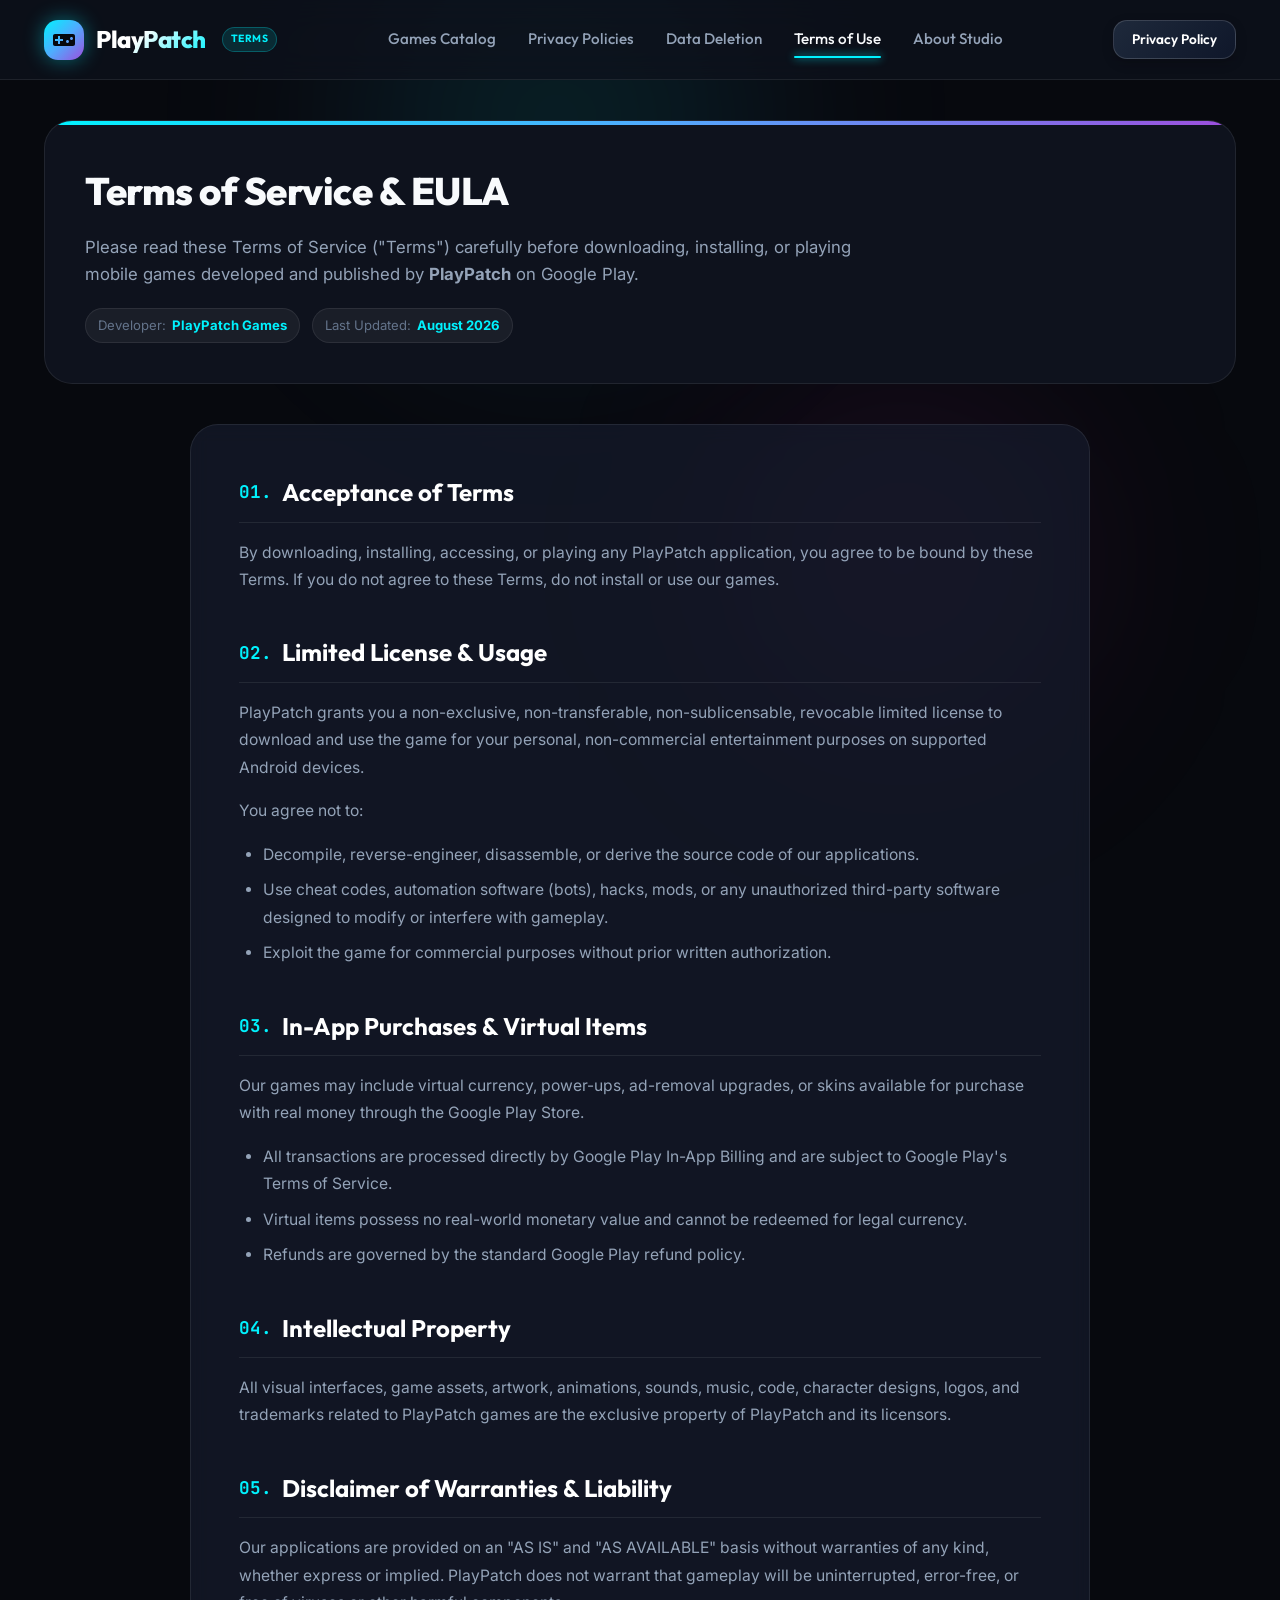
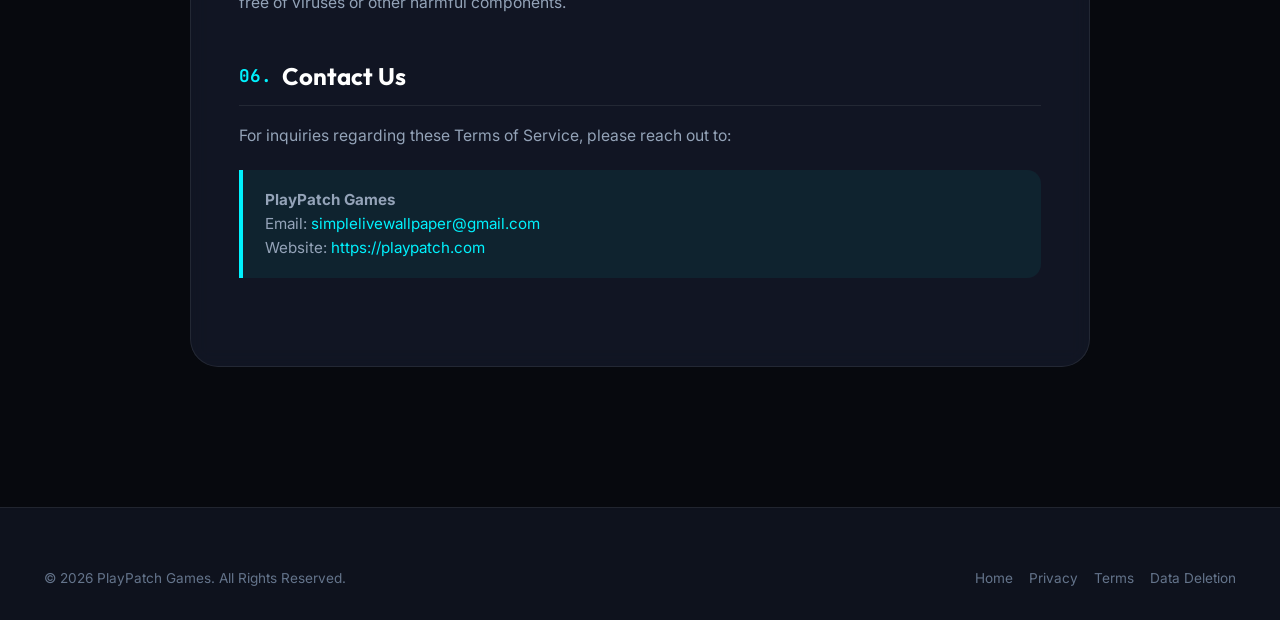
<file: terms.html>
<!DOCTYPE html>
<html lang="en">
<head>
    <meta charset="UTF-8">
    <meta name="viewport" content="width=device-width, initial-scale=1.0">
    <title>Terms of Service - PlayPatch Mobile Games</title>
    
    <!-- SEO & Metadata -->
    <meta name="description" content="Terms of Service and End User License Agreement for PlayPatch mobile games and applications on Google Play.">
    <meta name="author" content="PlayPatch Games">
    <meta name="theme-color" content="#07090e">

    <!-- Stylesheets -->
    <link rel="stylesheet" href="css/style.css">
    <link rel="stylesheet" href="css/privacy.css">
</head>
<body>

    <!-- Header Navigation -->
    <header class="navbar">
        <div class="container nav-container">
            <a href="index.html" class="brand-logo">
                <div class="brand-icon">
                    <svg viewBox="0 0 24 24"><path d="M21 6H3c-1.1 0-2 .9-2 2v8c0 1.1.9 2 2 2h18c1.1 0 2-.9 2-2V8c0-1.1-.9-2-2-2zm-10 7H8v3H6v-3H3v-2h3V8h2v3h3v2zm4.5 2c-.83 0-1.5-.67-1.5-1.5s.67-1.5 1.5-1.5 1.5.67 1.5 1.5-.67 1.5-1.5 1.5zm4-3c-.83 0-1.5-.67-1.5-1.5S18.67 9 19.5 9s1.5.67 1.5 1.5-.67 1.5-1.5 1.5z"/></svg>
                </div>
                <span class="brand-text">PlayPatch</span>
                <span class="brand-tag">TERMS</span>
            </a>

            <nav>
                <ul class="nav-links" id="nav-links">
                    <li><a href="index.html#games" class="nav-link">Games Catalog</a></li>
                    <li><a href="privacy.html" class="nav-link">Privacy Policies</a></li>
                    <li><a href="data-deletion.html" class="nav-link">Data Deletion</a></li>
                    <li><a href="terms.html" class="nav-link active">Terms of Use</a></li>
                    <li><a href="index.html#about" class="nav-link">About Studio</a></li>
                </ul>
            </nav>

            <div class="nav-actions">
                <a href="privacy.html" class="btn-play-store">
                    <span>Privacy Policy</span>
                </a>
            </div>
        </div>
    </header>

    <!-- Main Content -->
    <main class="container privacy-page">
        <div class="privacy-header">
            <div class="privacy-header-content">
                <h1 class="privacy-title">Terms of Service & EULA</h1>
                <p class="privacy-subtitle">
                    Please read these Terms of Service ("Terms") carefully before downloading, installing, or playing mobile games developed and published by <strong>PlayPatch</strong> on Google Play.
                </p>
                <div class="privacy-meta-tags">
                    <div class="privacy-tag">Developer: <strong>PlayPatch Games</strong></div>
                    <div class="privacy-tag">Last Updated: <strong>August 2026</strong></div>
                </div>
            </div>
        </div>

        <article class="privacy-content" style="max-width: 900px; margin: 0 auto;">
            <section class="policy-section">
                <h2><span class="sec-num">01.</span> Acceptance of Terms</h2>
                <p>
                    By downloading, installing, accessing, or playing any PlayPatch application, you agree to be bound by these Terms. If you do not agree to these Terms, do not install or use our games.
                </p>
            </section>

            <section class="policy-section">
                <h2><span class="sec-num">02.</span> Limited License & Usage</h2>
                <p>
                    PlayPatch grants you a non-exclusive, non-transferable, non-sublicensable, revocable limited license to download and use the game for your personal, non-commercial entertainment purposes on supported Android devices.
                </p>
                <p>You agree not to:</p>
                <ul>
                    <li>Decompile, reverse-engineer, disassemble, or derive the source code of our applications.</li>
                    <li>Use cheat codes, automation software (bots), hacks, mods, or any unauthorized third-party software designed to modify or interfere with gameplay.</li>
                    <li>Exploit the game for commercial purposes without prior written authorization.</li>
                </ul>
            </section>

            <section class="policy-section">
                <h2><span class="sec-num">03.</span> In-App Purchases & Virtual Items</h2>
                <p>
                    Our games may include virtual currency, power-ups, ad-removal upgrades, or skins available for purchase with real money through the Google Play Store.
                </p>
                <ul>
                    <li>All transactions are processed directly by Google Play In-App Billing and are subject to Google Play's Terms of Service.</li>
                    <li>Virtual items possess no real-world monetary value and cannot be redeemed for legal currency.</li>
                    <li>Refunds are governed by the standard Google Play refund policy.</li>
                </ul>
            </section>

            <section class="policy-section">
                <h2><span class="sec-num">04.</span> Intellectual Property</h2>
                <p>
                    All visual interfaces, game assets, artwork, animations, sounds, music, code, character designs, logos, and trademarks related to PlayPatch games are the exclusive property of PlayPatch and its licensors.
                </p>
            </section>

            <section class="policy-section">
                <h2><span class="sec-num">05.</span> Disclaimer of Warranties & Liability</h2>
                <p>
                    Our applications are provided on an "AS IS" and "AS AVAILABLE" basis without warranties of any kind, whether express or implied. PlayPatch does not warrant that gameplay will be uninterrupted, error-free, or free of viruses or other harmful components.
                </p>
            </section>

            <section class="policy-section">
                <h2><span class="sec-num">06.</span> Contact Us</h2>
                <p>
                    For inquiries regarding these Terms of Service, please reach out to:
                </p>
                <div class="policy-callout">
                    <strong>PlayPatch Games</strong><br>
                    Email: <a href="mailto:simplelivewallpaper@gmail.com" style="color: var(--accent-cyan);">simplelivewallpaper@gmail.com</a><br>
                    Website: <a href="https://playpatch.com" style="color: var(--accent-cyan);">https://playpatch.com</a>
                </div>
            </section>
        </article>
    </main>

    <!-- Footer -->
    <footer class="footer">
        <div class="container">
            <div class="footer-bottom" style="border: none; padding-top: 0;">
                <div>&copy; 2026 PlayPatch Games. All Rights Reserved.</div>
                <div style="display: flex; gap: 16px;">
                    <a href="index.html">Home</a>
                    <a href="privacy.html">Privacy</a>
                    <a href="terms.html">Terms</a>
                    <a href="data-deletion.html">Data Deletion</a>
                </div>
            </div>
        </div>
    </footer>

</body>
</html>
</file>
<file: css/style.css>
/* ==========================================================================
   PlayPatch - Modern Gaming Studio Design System
   ========================================================================== */

@import url('https://fonts.googleapis.com/css2?family=Outfit:wght@300;400;500;600;700;800;900&family=Inter:wght@300;400;500;600;700&family=JetBrains+Mono:wght@400;500;600&display=swap');

:root {
  /* Color Palette */
  --bg-primary: #07090e;
  --bg-secondary: #0e121d;
  --bg-tertiary: #161c2d;
  --bg-card: rgba(22, 28, 45, 0.7);
  --bg-card-hover: rgba(30, 39, 63, 0.85);
  --bg-glass: rgba(14, 18, 29, 0.75);
  
  /* Accents */
  --accent-cyan: #00f2fe;
  --accent-blue: #4facfe;
  --accent-purple: #9d4edd;
  --accent-pink: #ff007f;
  --accent-amber: #ffaa00;
  --accent-emerald: #10b981;

  /* Gradients */
  --grad-primary: linear-gradient(135deg, #00f2fe 0%, #4facfe 50%, #9d4edd 100%);
  --grad-sunset: linear-gradient(135deg, #ff0844 0%, #ffb199 100%);
  --grad-gold: linear-gradient(135deg, #f7971e 0%, #ffd200 100%);
  --grad-dark: linear-gradient(180deg, rgba(7, 9, 14, 0.6) 0%, #07090e 100%);
  --grad-card-border: linear-gradient(135deg, rgba(0, 242, 254, 0.3), rgba(157, 78, 221, 0.1), rgba(255, 255, 255, 0.05));

  /* Text Colors */
  --text-main: #f8fafc;
  --text-secondary: #94a3b8;
  --text-muted: #64748b;
  --text-glow: rgba(0, 242, 254, 0.8);

  /* Borders & Shadows */
  --border-subtle: rgba(255, 255, 255, 0.08);
  --border-glow: rgba(0, 242, 254, 0.35);
  --shadow-sm: 0 4px 12px rgba(0, 0, 0, 0.3);
  --shadow-md: 0 10px 30px -10px rgba(0, 0, 0, 0.5);
  --shadow-lg: 0 20px 40px -15px rgba(0, 0, 0, 0.7);
  --shadow-glow: 0 0 35px -5px rgba(0, 242, 254, 0.25);
  --shadow-glow-purple: 0 0 35px -5px rgba(157, 78, 221, 0.3);

  /* Typography */
  --font-heading: 'Outfit', -apple-system, BlinkMacSystemFont, 'Segoe UI', sans-serif;
  --font-body: 'Inter', -apple-system, BlinkMacSystemFont, 'Segoe UI', sans-serif;
  --font-mono: 'JetBrains Mono', monospace;

  /* Layout */
  --container-width: 1240px;
  --header-height: 80px;
  --radius-sm: 8px;
  --radius-md: 14px;
  --radius-lg: 20px;
  --radius-xl: 28px;
  --transition-fast: 0.2s cubic-bezier(0.4, 0, 0.2, 1);
  --transition-smooth: 0.35s cubic-bezier(0.16, 1, 0.3, 1);
}

/* ==========================================================================
   Reset & Base Styles
   ========================================================================== */

*, *::before, *::after {
  box-sizing: border-box;
  margin: 0;
  padding: 0;
}

html {
  scroll-behavior: smooth;
  color-scheme: dark;
}

body {
  font-family: var(--font-body);
  background-color: var(--bg-primary);
  color: var(--text-main);
  line-height: 1.6;
  overflow-x: hidden;
  position: relative;
  min-height: 100vh;
}

/* Ambient Cyber Glow Background */
body::before {
  content: '';
  position: fixed;
  top: -20%;
  left: 20%;
  width: 600px;
  height: 600px;
  background: radial-gradient(circle, rgba(0, 242, 254, 0.12) 0%, rgba(79, 172, 254, 0.05) 50%, transparent 70%);
  border-radius: 50%;
  filter: blur(80px);
  z-index: -1;
  pointer-events: none;
}

body::after {
  content: '';
  position: fixed;
  bottom: 10%;
  right: 10%;
  width: 500px;
  height: 500px;
  background: radial-gradient(circle, rgba(157, 78, 221, 0.12) 0%, rgba(255, 0, 127, 0.05) 50%, transparent 70%);
  border-radius: 50%;
  filter: blur(90px);
  z-index: -1;
  pointer-events: none;
}

a {
  color: inherit;
  text-decoration: none;
  transition: var(--transition-fast);
}

img {
  max-width: 100%;
  height: auto;
  display: block;
}

button {
  font-family: inherit;
  cursor: pointer;
  border: none;
  background: none;
}

.container {
  width: 100%;
  max-width: var(--container-width);
  margin: 0 auto;
  padding: 0 24px;
}

/* ==========================================================================
   Navigation Bar
   ========================================================================== */

.navbar {
  position: fixed;
  top: 0;
  left: 0;
  right: 0;
  height: var(--header-height);
  background: var(--bg-glass);
  backdrop-filter: blur(16px);
  -webkit-backdrop-filter: blur(16px);
  border-bottom: 1px solid var(--border-subtle);
  z-index: 1000;
  display: flex;
  align-items: center;
  transition: var(--transition-smooth);
}

.navbar.scrolled {
  background: rgba(7, 9, 14, 0.92);
  box-shadow: 0 10px 30px rgba(0, 0, 0, 0.5);
}

.nav-container {
  display: flex;
  align-items: center;
  justify-content: space-between;
  width: 100%;
}

.brand-logo {
  display: flex;
  align-items: center;
  gap: 12px;
  font-family: var(--font-heading);
  font-weight: 800;
  font-size: 1.5rem;
  letter-spacing: -0.5px;
}

.brand-icon {
  width: 40px;
  height: 40px;
  background: var(--grad-primary);
  border-radius: var(--radius-md);
  display: flex;
  align-items: center;
  justify-content: center;
  box-shadow: 0 0 20px rgba(0, 242, 254, 0.4);
}

.brand-icon svg {
  width: 24px;
  height: 24px;
  fill: #07090e;
}

.brand-text {
  background: linear-gradient(135deg, #ffffff 40%, var(--accent-cyan) 100%);
  -webkit-background-clip: text;
  -webkit-text-fill-color: transparent;
}

.brand-tag {
  font-size: 0.65rem;
  text-transform: uppercase;
  font-weight: 700;
  padding: 3px 8px;
  border-radius: 20px;
  background: rgba(0, 242, 254, 0.12);
  color: var(--accent-cyan);
  border: 1px solid rgba(0, 242, 254, 0.25);
  margin-left: 4px;
  letter-spacing: 0.5px;
}

.nav-links {
  display: flex;
  align-items: center;
  gap: 32px;
  list-style: none;
}

.nav-link {
  font-family: var(--font-heading);
  font-weight: 500;
  font-size: 0.95rem;
  color: var(--text-secondary);
  display: flex;
  align-items: center;
  gap: 6px;
  position: relative;
  padding: 6px 0;
}

.nav-link:hover, .nav-link.active {
  color: var(--text-main);
}

.nav-link.active::after {
  content: '';
  position: absolute;
  bottom: 0;
  left: 0;
  width: 100%;
  height: 2px;
  background: var(--accent-cyan);
  border-radius: 2px;
  box-shadow: 0 0 8px var(--accent-cyan);
}

.nav-actions {
  display: flex;
  align-items: center;
  gap: 14px;
}

.btn-play-store {
  display: inline-flex;
  align-items: center;
  gap: 10px;
  background: linear-gradient(135deg, #1e293b 0%, #0f172a 100%);
  border: 1px solid rgba(255, 255, 255, 0.15);
  padding: 8px 18px;
  border-radius: var(--radius-md);
  font-family: var(--font-heading);
  font-size: 0.85rem;
  font-weight: 600;
  color: #fff;
  transition: var(--transition-smooth);
  box-shadow: 0 4px 12px rgba(0, 0, 0, 0.2);
}

.btn-play-store:hover {
  border-color: var(--accent-cyan);
  box-shadow: 0 0 20px rgba(0, 242, 254, 0.3);
  transform: translateY(-2px);
}

.btn-play-store svg {
  width: 20px;
  height: 20px;
}

.mobile-menu-toggle {
  display: none;
  background: transparent;
  color: var(--text-main);
  font-size: 1.5rem;
  padding: 8px;
}

/* ==========================================================================
   Hero Section
   ========================================================================== */

.hero {
  padding-top: calc(var(--header-height) + 60px);
  padding-bottom: 80px;
  position: relative;
}

.hero-grid {
  display: grid;
  grid-template-columns: 1.2fr 0.8fr;
  gap: 48px;
  align-items: center;
}

.hero-content {
  display: flex;
  flex-direction: column;
  gap: 20px;
}

.hero-badge {
  display: inline-flex;
  align-items: center;
  gap: 8px;
  background: rgba(0, 242, 254, 0.08);
  border: 1px solid rgba(0, 242, 254, 0.25);
  padding: 6px 14px;
  border-radius: 100px;
  color: var(--accent-cyan);
  font-size: 0.85rem;
  font-weight: 600;
  width: fit-content;
  box-shadow: 0 0 15px rgba(0, 242, 254, 0.1);
}

.hero-badge .pulse-dot {
  width: 8px;
  height: 8px;
  background: var(--accent-cyan);
  border-radius: 50%;
  box-shadow: 0 0 10px var(--accent-cyan);
  animation: pulseGlow 2s infinite;
}

@keyframes pulseGlow {
  0% { transform: scale(0.95); box-shadow: 0 0 0 0 rgba(0, 242, 254, 0.7); }
  70% { transform: scale(1.1); box-shadow: 0 0 0 8px rgba(0, 242, 254, 0); }
  100% { transform: scale(0.95); box-shadow: 0 0 0 0 rgba(0, 242, 254, 0); }
}

.hero-title {
  font-family: var(--font-heading);
  font-size: 3.5rem;
  font-weight: 900;
  line-height: 1.12;
  letter-spacing: -1.5px;
}

.hero-title .gradient-text {
  background: var(--grad-primary);
  -webkit-background-clip: text;
  -webkit-text-fill-color: transparent;
  display: inline-block;
}

.hero-desc {
  font-size: 1.15rem;
  color: var(--text-secondary);
  max-width: 580px;
  line-height: 1.7;
}

.hero-cta {
  display: flex;
  align-items: center;
  gap: 16px;
  margin-top: 10px;
  flex-wrap: wrap;
}

.btn-primary {
  display: inline-flex;
  align-items: center;
  gap: 10px;
  background: var(--grad-primary);
  color: #07090e;
  font-family: var(--font-heading);
  font-weight: 700;
  font-size: 1rem;
  padding: 14px 28px;
  border-radius: var(--radius-md);
  transition: var(--transition-smooth);
  box-shadow: 0 0 25px rgba(0, 242, 254, 0.35);
}

.btn-primary:hover {
  transform: translateY(-2px);
  box-shadow: 0 0 35px rgba(0, 242, 254, 0.55);
}

.btn-secondary {
  display: inline-flex;
  align-items: center;
  gap: 8px;
  background: rgba(255, 255, 255, 0.05);
  border: 1px solid var(--border-subtle);
  color: var(--text-main);
  font-family: var(--font-heading);
  font-weight: 600;
  font-size: 1rem;
  padding: 14px 24px;
  border-radius: var(--radius-md);
  transition: var(--transition-smooth);
}

.btn-secondary:hover {
  background: rgba(255, 255, 255, 0.1);
  border-color: rgba(255, 255, 255, 0.2);
  transform: translateY(-2px);
}

.hero-stats {
  display: grid;
  grid-template-columns: repeat(3, 1fr);
  gap: 20px;
  margin-top: 24px;
  padding-top: 24px;
  border-top: 1px solid var(--border-subtle);
}

.stat-item {
  display: flex;
  flex-direction: column;
}

.stat-num {
  font-family: var(--font-heading);
  font-size: 1.8rem;
  font-weight: 800;
  color: #fff;
}

.stat-num span {
  color: var(--accent-cyan);
}

.stat-label {
  font-size: 0.82rem;
  color: var(--text-muted);
  font-weight: 500;
  text-transform: uppercase;
  letter-spacing: 0.5px;
}

/* Featured Hero Showcase Card */
.hero-visual {
  position: relative;
}

.featured-spotlight-card {
  background: var(--bg-card);
  border: 1px solid rgba(0, 242, 254, 0.25);
  border-radius: var(--radius-xl);
  padding: 30px;
  position: relative;
  overflow: hidden;
  box-shadow: var(--shadow-glow);
  backdrop-filter: blur(12px);
  -webkit-backdrop-filter: blur(12px);
}

.spotlight-badge {
  position: absolute;
  top: 20px;
  right: 20px;
  background: rgba(255, 215, 0, 0.15);
  border: 1px solid rgba(255, 215, 0, 0.4);
  color: #ffd700;
  font-size: 0.75rem;
  font-weight: 700;
  padding: 4px 10px;
  border-radius: 100px;
  display: flex;
  align-items: center;
  gap: 5px;
}

.spotlight-icon-wrap {
  width: 72px;
  height: 72px;
  border-radius: 20px;
  display: flex;
  align-items: center;
  justify-content: center;
  margin-bottom: 20px;
  box-shadow: 0 10px 25px rgba(0, 0, 0, 0.4);
}

.spotlight-title {
  font-family: var(--font-heading);
  font-size: 1.6rem;
  font-weight: 800;
  margin-bottom: 6px;
}

.spotlight-category {
  color: var(--accent-cyan);
  font-size: 0.85rem;
  font-weight: 600;
  margin-bottom: 14px;
}

.spotlight-desc {
  font-size: 0.92rem;
  color: var(--text-secondary);
  line-height: 1.6;
  margin-bottom: 20px;
}

.spotlight-meta-row {
  display: flex;
  gap: 16px;
  padding-bottom: 20px;
  margin-bottom: 20px;
  border-bottom: 1px solid var(--border-subtle);
}

.spotlight-meta-pill {
  background: rgba(255, 255, 255, 0.05);
  padding: 6px 12px;
  border-radius: var(--radius-sm);
  font-size: 0.82rem;
  font-weight: 600;
  color: var(--text-main);
  display: flex;
  align-items: center;
  gap: 6px;
}

/* ==========================================================================
   Games Section & Search Bar
   ========================================================================== */

.section-header {
  text-align: center;
  max-width: 700px;
  margin: 0 auto 40px;
}

.section-tag {
  color: var(--accent-cyan);
  font-family: var(--font-heading);
  font-size: 0.85rem;
  font-weight: 700;
  text-transform: uppercase;
  letter-spacing: 1.5px;
  margin-bottom: 10px;
  display: block;
}

.section-title {
  font-family: var(--font-heading);
  font-size: 2.5rem;
  font-weight: 800;
  letter-spacing: -0.5px;
  margin-bottom: 14px;
}

.section-subtitle {
  color: var(--text-secondary);
  font-size: 1.05rem;
}

.games-controls {
  display: flex;
  flex-direction: column;
  gap: 20px;
  margin-bottom: 40px;
  background: var(--bg-card);
  padding: 18px 24px;
  border-radius: var(--radius-lg);
  border: 1px solid var(--border-subtle);
  backdrop-filter: blur(10px);
}

.controls-row {
  display: flex;
  align-items: center;
  justify-content: space-between;
  gap: 20px;
  flex-wrap: wrap;
}

.search-box {
  position: relative;
  flex: 1;
  min-width: 260px;
}

.search-input {
  width: 100%;
  background: rgba(7, 9, 14, 0.6);
  border: 1px solid var(--border-subtle);
  padding: 12px 16px 12px 42px;
  border-radius: var(--radius-md);
  color: var(--text-main);
  font-family: var(--font-body);
  font-size: 0.95rem;
  transition: var(--transition-fast);
}

.search-input:focus {
  outline: none;
  border-color: var(--accent-cyan);
  box-shadow: 0 0 15px rgba(0, 242, 254, 0.2);
}

.search-icon {
  position: absolute;
  left: 14px;
  top: 50%;
  transform: translateY(-50%);
  color: var(--text-muted);
  width: 18px;
  height: 18px;
}

.category-chips {
  display: flex;
  align-items: center;
  gap: 10px;
  flex-wrap: wrap;
}

.chip-btn {
  background: rgba(255, 255, 255, 0.04);
  border: 1px solid var(--border-subtle);
  color: var(--text-secondary);
  font-family: var(--font-heading);
  font-size: 0.88rem;
  font-weight: 600;
  padding: 8px 16px;
  border-radius: 100px;
  transition: var(--transition-fast);
}

.chip-btn:hover {
  background: rgba(255, 255, 255, 0.08);
  color: var(--text-main);
}

.chip-btn.active {
  background: var(--accent-cyan);
  color: #07090e;
  border-color: var(--accent-cyan);
  box-shadow: 0 0 12px rgba(0, 242, 254, 0.4);
}

/* ==========================================================================
   Games Grid & Cards
   ========================================================================== */

.games-grid {
  display: grid;
  grid-template-columns: repeat(auto-fill, minmax(340px, 1fr));
  gap: 28px;
  margin-bottom: 80px;
}

.game-card {
  background: var(--bg-card);
  border: 1px solid var(--border-subtle);
  border-radius: var(--radius-xl);
  overflow: hidden;
  display: flex;
  flex-direction: column;
  transition: var(--transition-smooth);
  position: relative;
  box-shadow: var(--shadow-md);
  backdrop-filter: blur(10px);
}

.game-card:hover {
  transform: translateY(-6px);
  border-color: rgba(0, 242, 254, 0.4);
  box-shadow: var(--shadow-glow);
}

.game-card-banner {
  height: 160px;
  position: relative;
  overflow: hidden;
  display: flex;
  align-items: center;
  justify-content: center;
  background-size: cover;
  background-position: center;
}

.game-card-banner::before {
  content: '';
  position: absolute;
  inset: 0;
  background: linear-gradient(180deg, rgba(7, 9, 14, 0.2) 0%, rgba(7, 9, 14, 0.95) 100%);
  z-index: 1;
}

.game-card-badge {
  position: absolute;
  top: 14px;
  right: 14px;
  z-index: 2;
  font-size: 0.72rem;
  font-weight: 700;
  padding: 4px 10px;
  border-radius: 100px;
  background: rgba(0, 0, 0, 0.6);
  backdrop-filter: blur(8px);
  border: 1px solid rgba(255, 255, 255, 0.15);
  color: #fff;
}

.game-icon-badge {
  position: absolute;
  bottom: -22px;
  left: 24px;
  width: 64px;
  height: 64px;
  border-radius: var(--radius-lg);
  display: flex;
  align-items: center;
  justify-content: center;
  z-index: 2;
  box-shadow: 0 8px 20px rgba(0, 0, 0, 0.6);
  border: 2px solid rgba(255, 255, 255, 0.15);
}

.game-icon-badge svg {
  width: 32px;
  height: 32px;
  fill: #fff;
}

.game-card-body {
  padding: 34px 24px 24px;
  display: flex;
  flex-direction: column;
  flex: 1;
  gap: 12px;
}

.game-card-title-row {
  display: flex;
  justify-content: space-between;
  align-items: flex-start;
  gap: 10px;
}

.game-card-title {
  font-family: var(--font-heading);
  font-size: 1.35rem;
  font-weight: 700;
  line-height: 1.25;
}

.game-card-package {
  font-family: var(--font-mono);
  font-size: 0.72rem;
  color: var(--text-muted);
  display: block;
  margin-top: 2px;
}

.game-rating-tag {
  display: flex;
  align-items: center;
  gap: 4px;
  font-size: 0.85rem;
  font-weight: 700;
  color: #ffd700;
  background: rgba(255, 215, 0, 0.1);
  padding: 3px 8px;
  border-radius: var(--radius-sm);
  white-space: nowrap;
}

.game-card-desc {
  font-size: 0.9rem;
  color: var(--text-secondary);
  line-height: 1.55;
  flex: 1;
}

.game-tags-list {
  display: flex;
  flex-wrap: wrap;
  gap: 6px;
  margin-top: 4px;
}

.tag-pill {
  font-size: 0.72rem;
  padding: 3px 8px;
  border-radius: 4px;
  background: rgba(255, 255, 255, 0.05);
  color: var(--text-secondary);
}

.game-card-footer {
  display: flex;
  align-items: center;
  justify-content: space-between;
  gap: 10px;
  padding-top: 16px;
  border-top: 1px solid var(--border-subtle);
  margin-top: 6px;
}

.btn-card-details {
  background: rgba(255, 255, 255, 0.06);
  border: 1px solid var(--border-subtle);
  color: var(--text-main);
  padding: 8px 14px;
  border-radius: var(--radius-sm);
  font-family: var(--font-heading);
  font-size: 0.85rem;
  font-weight: 600;
  transition: var(--transition-fast);
}

.btn-card-details:hover {
  background: rgba(255, 255, 255, 0.12);
  border-color: rgba(255, 255, 255, 0.25);
}

.btn-card-policy {
  color: var(--accent-cyan);
  font-size: 0.82rem;
  font-weight: 600;
  display: flex;
  align-items: center;
  gap: 4px;
  padding: 6px 10px;
  border-radius: var(--radius-sm);
  background: rgba(0, 242, 254, 0.08);
}

.btn-card-policy:hover {
  background: rgba(0, 242, 254, 0.18);
  text-decoration: underline;
}

/* ==========================================================================
   Privacy & Google Play Compliance Banner Section
   ========================================================================== */

.compliance-section {
  background: linear-gradient(135deg, rgba(14, 18, 29, 0.9) 0%, rgba(22, 28, 45, 0.9) 100%);
  border: 1px solid rgba(0, 242, 254, 0.2);
  border-radius: var(--radius-xl);
  padding: 48px;
  margin-bottom: 80px;
  position: relative;
  overflow: hidden;
  box-shadow: var(--shadow-lg);
}

.compliance-section::before {
  content: '';
  position: absolute;
  right: -50px;
  top: -50px;
  width: 250px;
  height: 250px;
  background: radial-gradient(circle, rgba(0, 242, 254, 0.15) 0%, transparent 70%);
  border-radius: 50%;
  pointer-events: none;
}

.compliance-grid {
  display: grid;
  grid-template-columns: 1.2fr 0.8fr;
  gap: 40px;
  align-items: center;
}

.compliance-info h3 {
  font-family: var(--font-heading);
  font-size: 1.8rem;
  font-weight: 800;
  margin-bottom: 12px;
}

.compliance-info p {
  color: var(--text-secondary);
  font-size: 0.98rem;
  line-height: 1.65;
  margin-bottom: 24px;
}

.compliance-badges {
  display: flex;
  gap: 12px;
  flex-wrap: wrap;
}

.comp-badge {
  display: flex;
  align-items: center;
  gap: 8px;
  background: rgba(255, 255, 255, 0.05);
  border: 1px solid var(--border-subtle);
  padding: 8px 14px;
  border-radius: var(--radius-md);
  font-size: 0.85rem;
  font-weight: 600;
}

.comp-badge svg {
  width: 18px;
  height: 18px;
  color: var(--accent-cyan);
}

.compliance-actions {
  display: flex;
  flex-direction: column;
  gap: 14px;
  background: rgba(7, 9, 14, 0.6);
  padding: 24px;
  border-radius: var(--radius-lg);
  border: 1px solid var(--border-subtle);
}

.compliance-actions-title {
  font-family: var(--font-heading);
  font-size: 1.1rem;
  font-weight: 700;
  margin-bottom: 4px;
}

/* ==========================================================================
   Modal Dialogs (Game Details)
   ========================================================================== */

.modal-overlay {
  position: fixed;
  inset: 0;
  background: rgba(7, 9, 14, 0.85);
  backdrop-filter: blur(12px);
  -webkit-backdrop-filter: blur(12px);
  z-index: 2000;
  display: flex;
  align-items: center;
  justify-content: center;
  padding: 20px;
  opacity: 0;
  visibility: hidden;
  transition: var(--transition-smooth);
}

.modal-overlay.active {
  opacity: 1;
  visibility: visible;
}

.modal-container {
  background: var(--bg-secondary);
  border: 1px solid rgba(0, 242, 254, 0.3);
  border-radius: var(--radius-xl);
  width: 100%;
  max-width: 680px;
  max-height: 90vh;
  overflow-y: auto;
  position: relative;
  box-shadow: 0 25px 60px rgba(0, 0, 0, 0.8);
  transform: translateY(20px) scale(0.97);
  transition: var(--transition-smooth);
}

.modal-overlay.active .modal-container {
  transform: translateY(0) scale(1);
}

.modal-close-btn {
  position: absolute;
  top: 18px;
  right: 18px;
  width: 36px;
  height: 36px;
  border-radius: 50%;
  background: rgba(255, 255, 255, 0.08);
  color: var(--text-main);
  display: flex;
  align-items: center;
  justify-content: center;
  font-size: 1.2rem;
  z-index: 10;
  transition: var(--transition-fast);
}

.modal-close-btn:hover {
  background: rgba(255, 255, 255, 0.2);
  color: #fff;
}

.modal-header {
  padding: 32px 32px 20px;
  display: flex;
  gap: 20px;
  align-items: center;
  border-bottom: 1px solid var(--border-subtle);
}

.modal-icon {
  width: 72px;
  height: 72px;
  border-radius: var(--radius-lg);
  display: flex;
  align-items: center;
  justify-content: center;
  flex-shrink: 0;
  box-shadow: 0 8px 20px rgba(0, 0, 0, 0.4);
}

.modal-icon svg {
  width: 36px;
  height: 36px;
  fill: #fff;
}

.modal-title-area h2 {
  font-family: var(--font-heading);
  font-size: 1.6rem;
  font-weight: 800;
  line-height: 1.2;
}

.modal-package {
  font-family: var(--font-mono);
  font-size: 0.78rem;
  color: var(--text-muted);
  margin-top: 4px;
}

.modal-body {
  padding: 28px 32px;
  display: flex;
  flex-direction: column;
  gap: 24px;
}

.modal-section-title {
  font-family: var(--font-heading);
  font-size: 1.1rem;
  font-weight: 700;
  margin-bottom: 10px;
  color: var(--accent-cyan);
  display: flex;
  align-items: center;
  gap: 8px;
}

.modal-features-list {
  list-style: none;
  display: flex;
  flex-direction: column;
  gap: 10px;
}

.modal-features-list li {
  display: flex;
  align-items: flex-start;
  gap: 10px;
  font-size: 0.92rem;
  color: var(--text-secondary);
}

.modal-features-list li svg {
  width: 18px;
  height: 18px;
  color: var(--accent-cyan);
  flex-shrink: 0;
  margin-top: 2px;
}

.modal-meta-grid {
  display: grid;
  grid-template-columns: repeat(3, 1fr);
  gap: 14px;
  background: rgba(7, 9, 14, 0.6);
  padding: 16px;
  border-radius: var(--radius-md);
  border: 1px solid var(--border-subtle);
}

.modal-meta-box {
  display: flex;
  flex-direction: column;
}

.modal-meta-box .lbl {
  font-size: 0.72rem;
  color: var(--text-muted);
  text-transform: uppercase;
}

.modal-meta-box .val {
  font-family: var(--font-heading);
  font-size: 0.95rem;
  font-weight: 700;
  color: var(--text-main);
  margin-top: 2px;
}

.modal-footer {
  padding: 20px 32px 32px;
  display: flex;
  align-items: center;
  justify-content: space-between;
  gap: 16px;
  border-top: 1px solid var(--border-subtle);
}

/* ==========================================================================
   Footer
   ========================================================================== */

.footer {
  background: var(--bg-secondary);
  border-top: 1px solid var(--border-subtle);
  padding: 60px 0 30px;
  margin-top: 60px;
}

.footer-grid {
  display: grid;
  grid-template-columns: 1.5fr 1fr 1fr 1fr;
  gap: 40px;
  margin-bottom: 50px;
}

.footer-brand p {
  color: var(--text-secondary);
  font-size: 0.92rem;
  line-height: 1.6;
  margin-top: 14px;
  max-width: 320px;
}

.footer-col h4 {
  font-family: var(--font-heading);
  font-size: 1rem;
  font-weight: 700;
  color: #fff;
  margin-bottom: 18px;
}

.footer-links {
  list-style: none;
  display: flex;
  flex-direction: column;
  gap: 10px;
}

.footer-links a {
  color: var(--text-secondary);
  font-size: 0.9rem;
}

.footer-links a:hover {
  color: var(--accent-cyan);
  padding-left: 4px;
}

.footer-bottom {
  display: flex;
  align-items: center;
  justify-content: space-between;
  padding-top: 24px;
  border-top: 1px solid var(--border-subtle);
  font-size: 0.85rem;
  color: var(--text-muted);
  flex-wrap: wrap;
  gap: 16px;
}

/* ==========================================================================
   Responsive Breakpoints
   ========================================================================== */

@media (max-width: 992px) {
  .hero-grid {
    grid-template-columns: 1fr;
  }

  .compliance-grid {
    grid-template-columns: 1fr;
  }

  .footer-grid {
    grid-template-columns: 1fr 1fr;
  }

  .hero-title {
    font-size: 2.8rem;
  }
}

@media (max-width: 768px) {
  .nav-links {
    display: none;
  }

  .mobile-menu-toggle {
    display: block;
  }

  .hero-title {
    font-size: 2.2rem;
  }

  .hero-stats {
    grid-template-columns: repeat(3, 1fr);
    gap: 12px;
  }

  .stat-num {
    font-size: 1.4rem;
  }

  .games-grid {
    grid-template-columns: 1fr;
  }

  .footer-grid {
    grid-template-columns: 1fr;
  }

  .compliance-section {
    padding: 28px;
  }

  .modal-meta-grid {
    grid-template-columns: 1fr;
  }

  .modal-footer {
    flex-direction: column;
  }

  .modal-footer a, .modal-footer button {
    width: 100%;
    text-align: center;
    justify-content: center;
  }
}
</file>
<file: css/privacy.css>
/* ==========================================================================
   PlayPatch - Privacy Policy & Legal Design Stylesheet
   ========================================================================== */

.privacy-page {
  padding-top: calc(var(--header-height) + 40px);
  padding-bottom: 80px;
}

.privacy-header {
  background: var(--bg-secondary);
  border: 1px solid var(--border-subtle);
  border-radius: var(--radius-xl);
  padding: 40px;
  margin-bottom: 40px;
  position: relative;
  overflow: hidden;
}

.privacy-header::before {
  content: '';
  position: absolute;
  top: 0;
  left: 0;
  width: 100%;
  height: 4px;
  background: var(--grad-primary);
}

.privacy-header-content {
  max-width: 800px;
}

.privacy-title {
  font-family: var(--font-heading);
  font-size: 2.4rem;
  font-weight: 800;
  margin-bottom: 12px;
  letter-spacing: -0.5px;
}

.privacy-subtitle {
  color: var(--text-secondary);
  font-size: 1.05rem;
  line-height: 1.6;
  margin-bottom: 20px;
}

.privacy-meta-tags {
  display: flex;
  flex-wrap: wrap;
  gap: 12px;
}

.privacy-tag {
  display: inline-flex;
  align-items: center;
  gap: 6px;
  background: rgba(255, 255, 255, 0.05);
  border: 1px solid var(--border-subtle);
  padding: 6px 12px;
  border-radius: 100px;
  font-size: 0.82rem;
  color: var(--text-muted);
}

.privacy-tag strong {
  color: var(--accent-cyan);
}

/* Privacy Main Layout (Sidebar + Content) */
.privacy-layout {
  display: grid;
  grid-template-columns: 300px 1fr;
  gap: 40px;
  align-items: flex-start;
}

/* Sticky Sidebar */
.privacy-sidebar {
  position: sticky;
  top: calc(var(--header-height) + 24px);
  background: var(--bg-card);
  border: 1px solid var(--border-subtle);
  border-radius: var(--radius-lg);
  padding: 24px;
  display: flex;
  flex-direction: column;
  gap: 24px;
  max-height: calc(100vh - 120px);
  overflow-y: auto;
  backdrop-filter: blur(10px);
}

.sidebar-heading {
  font-family: var(--font-heading);
  font-size: 0.85rem;
  font-weight: 700;
  text-transform: uppercase;
  color: var(--accent-cyan);
  letter-spacing: 1px;
  margin-bottom: 12px;
}

.game-select-group {
  display: flex;
  flex-direction: column;
  gap: 8px;
}

.game-select-label {
  font-size: 0.82rem;
  color: var(--text-muted);
}

.game-select-dropdown {
  width: 100%;
  background: rgba(7, 9, 14, 0.8);
  border: 1px solid var(--border-subtle);
  color: var(--text-main);
  padding: 10px 14px;
  border-radius: var(--radius-md);
  font-family: var(--font-body);
  font-size: 0.9rem;
  cursor: pointer;
  outline: none;
  transition: var(--transition-fast);
}

.game-select-dropdown:focus {
  border-color: var(--accent-cyan);
  box-shadow: 0 0 10px rgba(0, 242, 254, 0.3);
}

.toc-nav {
  display: flex;
  flex-direction: column;
  gap: 6px;
  list-style: none;
}

.toc-nav a {
  display: block;
  padding: 8px 12px;
  border-radius: var(--radius-sm);
  color: var(--text-secondary);
  font-size: 0.88rem;
  font-weight: 500;
  transition: var(--transition-fast);
  border-left: 2px solid transparent;
}

.toc-nav a:hover {
  color: var(--text-main);
  background: rgba(255, 255, 255, 0.04);
}

.toc-nav a.active {
  color: var(--accent-cyan);
  background: rgba(0, 242, 254, 0.08);
  border-left-color: var(--accent-cyan);
  font-weight: 600;
}

.sidebar-actions {
  display: flex;
  flex-direction: column;
  gap: 10px;
  padding-top: 18px;
  border-top: 1px solid var(--border-subtle);
}

.btn-sidebar-action {
  display: flex;
  align-items: center;
  justify-content: center;
  gap: 8px;
  padding: 10px;
  background: rgba(255, 255, 255, 0.05);
  border: 1px solid var(--border-subtle);
  border-radius: var(--radius-md);
  color: var(--text-main);
  font-size: 0.85rem;
  font-weight: 600;
  transition: var(--transition-fast);
}

.btn-sidebar-action:hover {
  background: rgba(255, 255, 255, 0.1);
  border-color: var(--accent-cyan);
}

/* Privacy Policy Content Articles */
.privacy-content {
  background: var(--bg-card);
  border: 1px solid var(--border-subtle);
  border-radius: var(--radius-xl);
  padding: 48px;
  backdrop-filter: blur(10px);
}

.policy-game-banner {
  background: linear-gradient(135deg, rgba(0, 242, 254, 0.1) 0%, rgba(157, 78, 221, 0.05) 100%);
  border: 1px solid rgba(0, 242, 254, 0.25);
  border-radius: var(--radius-lg);
  padding: 24px;
  margin-bottom: 36px;
  display: flex;
  align-items: center;
  justify-content: space-between;
  gap: 20px;
  flex-wrap: wrap;
}

.policy-game-info {
  display: flex;
  align-items: center;
  gap: 16px;
}

.policy-game-icon {
  width: 52px;
  height: 52px;
  border-radius: var(--radius-md);
  display: flex;
  align-items: center;
  justify-content: center;
  box-shadow: 0 4px 15px rgba(0, 0, 0, 0.4);
}

.policy-game-icon svg {
  width: 28px;
  height: 28px;
  fill: #fff;
}

.policy-game-name {
  font-family: var(--font-heading);
  font-size: 1.25rem;
  font-weight: 700;
}

.policy-game-pkg {
  font-family: var(--font-mono);
  font-size: 0.78rem;
  color: var(--text-muted);
}

.policy-section {
  margin-bottom: 40px;
  scroll-margin-top: calc(var(--header-height) + 20px);
}

.policy-section h2 {
  font-family: var(--font-heading);
  font-size: 1.5rem;
  font-weight: 700;
  color: #fff;
  margin-bottom: 16px;
  display: flex;
  align-items: center;
  gap: 10px;
  border-bottom: 1px solid var(--border-subtle);
  padding-bottom: 10px;
}

.policy-section h2 .sec-num {
  font-family: var(--font-mono);
  font-size: 1.1rem;
  color: var(--accent-cyan);
}

.policy-section h3 {
  font-family: var(--font-heading);
  font-size: 1.15rem;
  font-weight: 600;
  color: var(--text-main);
  margin: 20px 0 10px;
}

.policy-section p {
  color: var(--text-secondary);
  font-size: 0.98rem;
  line-height: 1.75;
  margin-bottom: 16px;
}

.policy-section ul, .policy-section ol {
  padding-left: 24px;
  margin-bottom: 16px;
  color: var(--text-secondary);
  font-size: 0.98rem;
  line-height: 1.75;
}

.policy-section li {
  margin-bottom: 8px;
}

.policy-section li strong {
  color: var(--text-main);
}

/* Callout Box */
.policy-callout {
  background: rgba(0, 242, 254, 0.06);
  border-left: 4px solid var(--accent-cyan);
  padding: 18px 22px;
  border-radius: 0 var(--radius-md) var(--radius-md) 0;
  margin: 20px 0;
  color: var(--text-secondary);
  font-size: 0.95rem;
}

.policy-callout.warning {
  background: rgba(255, 170, 0, 0.08);
  border-left-color: var(--accent-amber);
}

/* Data Safety Table (Google Play Console Compliance) */
.data-safety-table-wrap {
  overflow-x: auto;
  margin: 24px 0;
  border: 1px solid var(--border-subtle);
  border-radius: var(--radius-md);
}

.data-safety-table {
  width: 100%;
  border-collapse: collapse;
  text-align: left;
  font-size: 0.9rem;
}

.data-safety-table th {
  background: rgba(7, 9, 14, 0.8);
  padding: 14px 18px;
  font-family: var(--font-heading);
  font-weight: 700;
  color: var(--text-main);
  border-bottom: 1px solid var(--border-subtle);
}

.data-safety-table td {
  padding: 14px 18px;
  color: var(--text-secondary);
  border-bottom: 1px solid rgba(255, 255, 255, 0.04);
}

.data-safety-table tr:last-child td {
  border-bottom: none;
}

.data-safety-table tr:hover td {
  background: rgba(255, 255, 255, 0.02);
}

.badge-tag {
  display: inline-block;
  padding: 3px 8px;
  border-radius: 4px;
  font-size: 0.75rem;
  font-weight: 600;
}

.badge-tag.yes {
  background: rgba(16, 185, 129, 0.15);
  color: var(--accent-emerald);
  border: 1px solid rgba(16, 185, 129, 0.3);
}

.badge-tag.no {
  background: rgba(255, 255, 255, 0.06);
  color: var(--text-muted);
}

/* Data Deletion Request Form Styles */
.deletion-card {
  background: var(--bg-card);
  border: 1px solid var(--border-subtle);
  border-radius: var(--radius-xl);
  padding: 40px;
  max-width: 760px;
  margin: 0 auto;
}

.form-group {
  margin-bottom: 20px;
  display: flex;
  flex-direction: column;
  gap: 8px;
}

.form-group label {
  font-family: var(--font-heading);
  font-size: 0.9rem;
  font-weight: 600;
  color: var(--text-main);
}

.form-control {
  background: rgba(7, 9, 14, 0.7);
  border: 1px solid var(--border-subtle);
  color: var(--text-main);
  padding: 12px 16px;
  border-radius: var(--radius-md);
  font-family: var(--font-body);
  font-size: 0.95rem;
  transition: var(--transition-fast);
}

.form-control:focus {
  outline: none;
  border-color: var(--accent-cyan);
  box-shadow: 0 0 12px rgba(0, 242, 254, 0.2);
}

textarea.form-control {
  min-height: 120px;
  resize: vertical;
}

.form-help {
  font-size: 0.8rem;
  color: var(--text-muted);
}

/* Responsive Privacy */
@media (max-width: 900px) {
  .privacy-layout {
    grid-template-columns: 1fr;
  }

  .privacy-sidebar {
    position: static;
    max-height: none;
  }

  .privacy-content {
    padding: 28px;
  }
}
</file>
